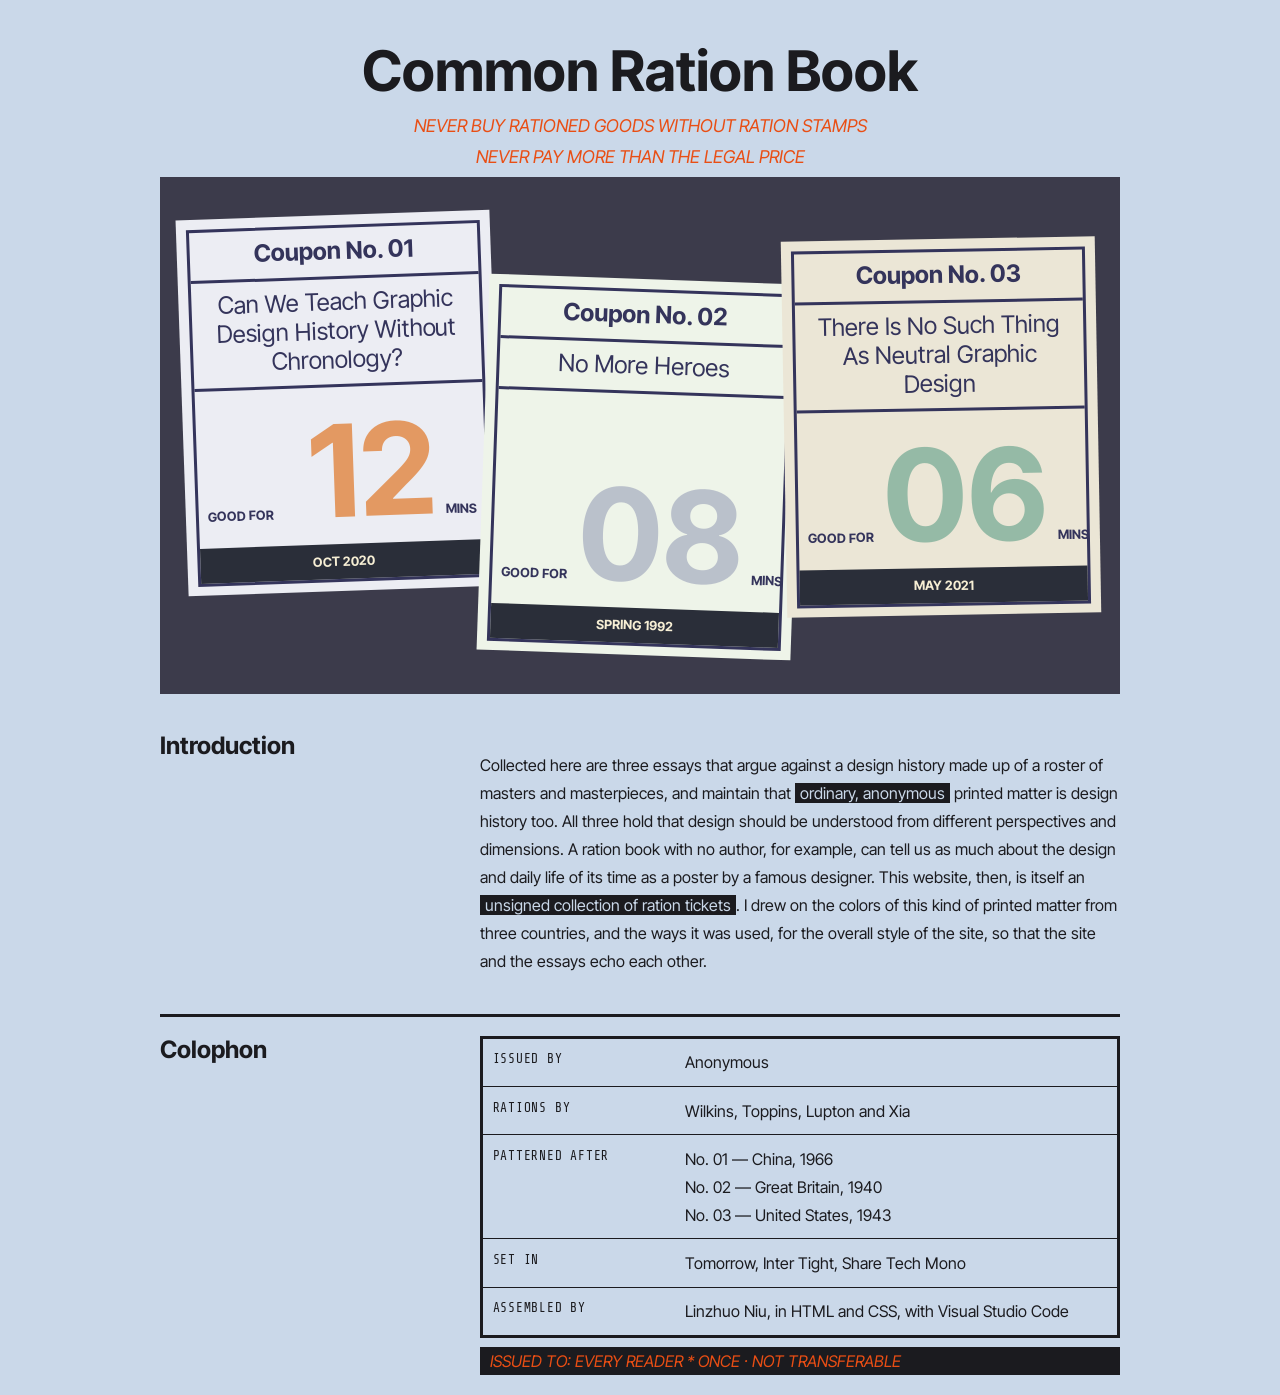
<file: index.html>
<!doctype html>
<html lang="en">
	<head>
		<meta charset="UTF-8">
		<meta name="viewport" content="width=device-width, initial-scale=1">
		<title>Common Ration Book</title>
		<style>
			@import 'styles/reset.css' layer(reset);
			@import 'styles/common.css' layer(common);
			@import 'styles/homepage.css' layer(page);
		</style>
	</head>

	<body>
		<header>
			<h1>Common Ration Book</h1>
					<!-- warnings of the notices printed on real ration books -->
				<p class="subtitle">NEVER BUY RATIONED GOODS WITHOUT RATION STAMPS</p>
				<p class="subtitle">NEVER PAY MORE THAN THE LEGAL PRICE</p>

			<nav>
				<!-- three coupons links to the article -->
				<ol class="cards">
					<li class="card card-1">
						<!-- coupon number / article title / original publication date / reading time -->
					<a href="without-chronology/">
						<span class="coupon-no">Coupon No. 01</span>
						<span class="coupon-title">Can We Teach Graphic Design History Without Chronology?</span>
						<span class="coupon-min">
							<span class="coupon-label">Good for</span>
							<strong>12</strong> mins
						</span>
						<span class="coupon-time">Oct 2020</span>
					</a>
					</li>
					<li class="card card-2">
						<a href="no-more-heroes/">
							<span class="coupon-no">Coupon No. 02</span>
							<span class="coupon-title">No More Heroes</span>
							<span class="coupon-min">
								<span class="coupon-label">Good for</span>
								<strong>08</strong> mins
							</span>
							<span class="coupon-time">Spring 1992</span>
						</a>
					</li>
					<li class="card card-3">
						<a href="neutral-design/">
							<span class="coupon-no">Coupon No. 03</span>
							<span class="coupon-title">There Is No Such Thing As Neutral Graphic Design</span>
							<span class="coupon-min">
								<span class="coupon-label">Good for</span>
								<strong>06</strong> mins
							</span>
							<span class="coupon-time">May 2021</span>
						</a>
					</li>
				</ol>
			</nav>
		</header>

		<main>
			<section class="introduction">
				<h2>Introduction</h2>
				<p>Collected here are three essays that argue against a design history made up of a roster of masters and masterpieces, and maintain that <em>ordinary, anonymous</em> printed matter is design history too. All three hold that design should be understood from different perspectives and dimensions. A ration book with no author, for example, can tell us as much about the design and daily life of its time as a poster by a famous designer. This website, then, is itself an <em>unsigned collection of ration tickets</em>. I drew on the colors of this kind of printed matter from three countries, and the ways it was used, for the overall style of the site, so that the site and the essays echo each other.</p>
			</section>
		</main>

		<footer class="colophon">
			<h2>Colophon</h2>
			<dl>
				<div>
					<dt>Issued by</dt>
					<dd><span class="printer">Anonymous</span></dd>
				</div>
				<div>
					<dt>Rations by</dt>
					<dd>Wilkins, Toppins, Lupton and Xia</dd>
				</div>
				<div>
					<dt>Patterned after</dt>
					<dd>No. 01 — China, 1966</dd>
					<dd>No. 02 — Great Britain, 1940</dd>
					<dd>No. 03 — United States, 1943</dd>
				</div>
				<div>
					<dt>Set in</dt>
					<dd><cite>Tomorrow</cite>, <cite>Inter Tight</cite>, <cite>Share Tech Mono</cite></dd>
				</div>
				<div>
					<dt>Assembled by</dt>
					<dd>Linzhuo Niu, in HTML and CSS, with Visual Studio Code</dd>
				</div>
			</dl>
			<p class="colophon-note">ISSUED TO: EVERY READER * ONCE · NOT TRANSFERABLE</p>
		</footer>
	</body>
</html>
</file>
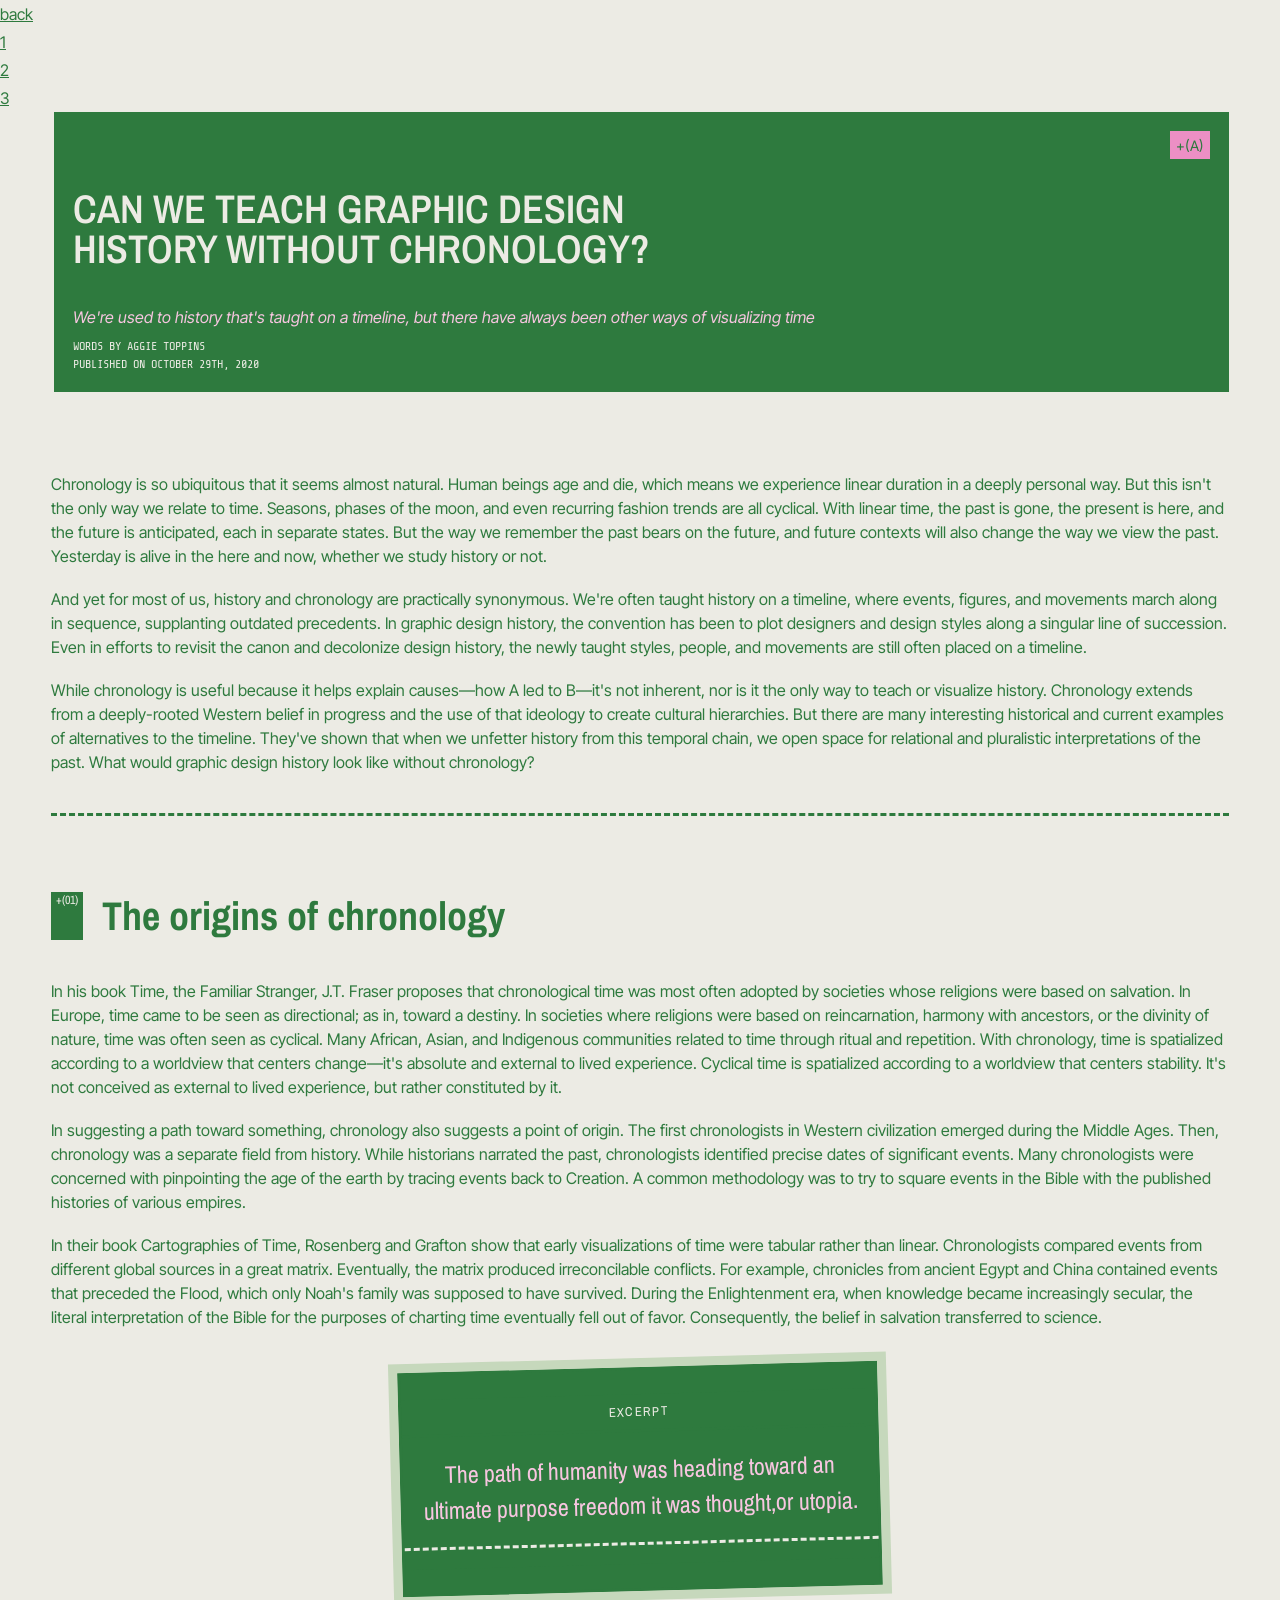
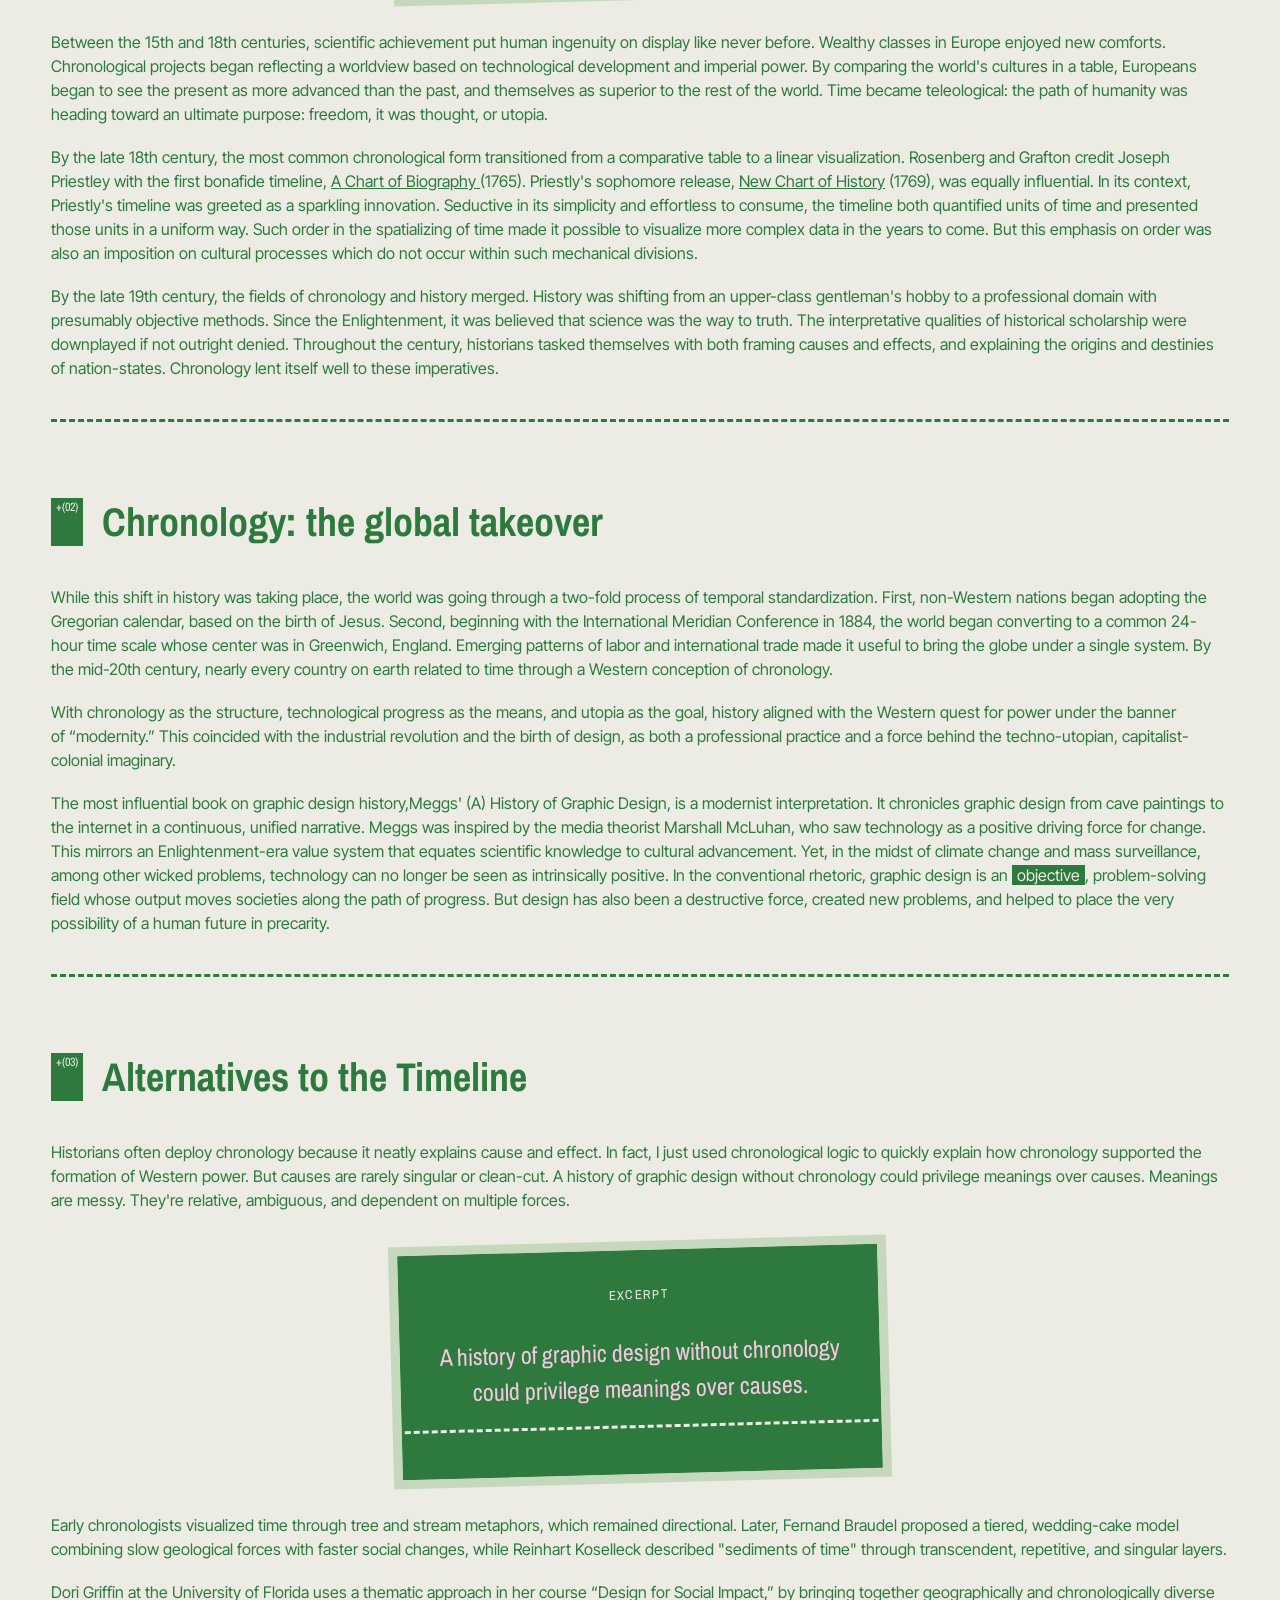
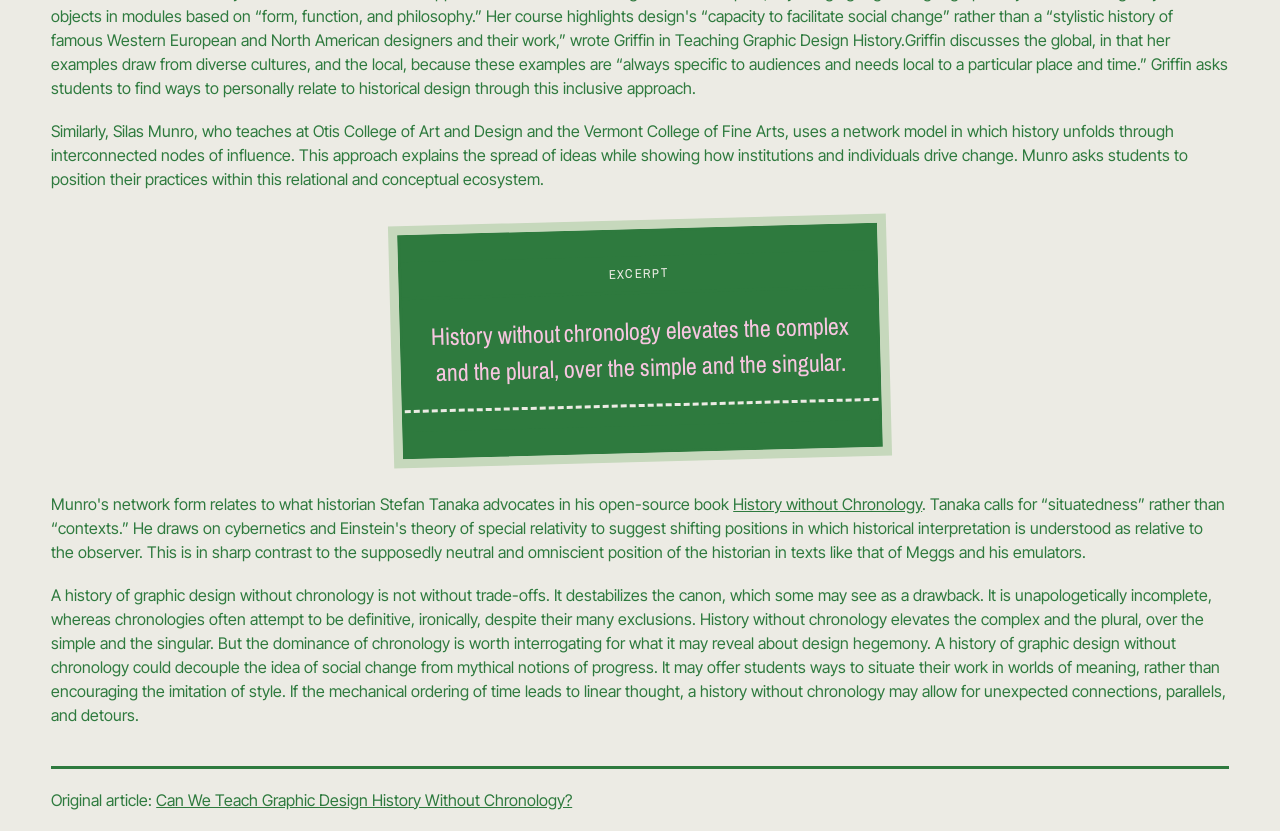
<file: direction-3/index.html>
<!doctype html>
<html lang="en">

<head>
	<meta charset="UTF-8">
	<meta name="viewport" content="width=device-width, initial-scale=1.0">
	<title>Can We Teach Graphic Design History Without Chronology?</title>
	<style>
		@import '../styles/reset.css' layer(reset);
		@import '../styles/common.css' layer(common);
		@import 'style.css' layer(page);
	</style>
</head>

<body>
	<nav>
		<ul>
			<li>
				<a href="../index.html">back</a>
			</li>
			<li>
				<a href="../direction-1/index.html">1</a>
			</li>
			<li>
				<a href="../direction-2/index.html">2</a>
			</li>
			<li>
				<a href="../direction-3/index.html">3</a>
			</li>
		</ul>
	</nav>
	<!-- body of the article  -->
	<main>
		<article>

			<header class="article-header">
				<span class="tag">+(A)</span>
				<hgroup>
					<h1 class="article-title">
						Can We Teach Graphic Design History Without Chronology?
					</h1>

					<p class="subtitle">
						We're used to history that's taught on a timeline,
						but there have always been other ways of visualizing time
					</p>

					<p class="byline">Words by Aggie Toppins</p>
					<p class="byline">Published on <time datetime="2020-10-29">October 29th, 2020</time></p>
				</hgroup>
			</header>

			<section>
				<p>Chronology is so ubiquitous that it seems almost natural. Human beings age and die, which means we experience linear duration in a deeply personal way. But this isn't the only way we relate to time. Seasons, phases of the moon, and even recurring fashion trends are all cyclical. With linear time, the past is gone, the present is here, and the future is anticipated, each in separate states. But the way we remember the past bears on the future, and future contexts will also change the way we view the past. Yesterday is alive in the here and now, whether we study history or not.</p>

				<p>And yet for most of us, history and chronology are practically synonymous. We're often taught history on a timeline, where events, figures, and movements march along in sequence, supplanting outdated precedents. In graphic design history, the convention has been to plot designers and design styles along a singular line of succession. Even in efforts to revisit the canon and decolonize design history, the newly taught styles, people, and movements are still often placed on a timeline.</p>

				<p>While chronology is useful because it helps explain causes—how A led to B—it's not inherent, nor is it the only way to teach or visualize history. Chronology extends from a deeply-rooted Western belief in progress and the use of that ideology to create cultural hierarchies. But there are many interesting historical and current examples of alternatives to the timeline. They've shown that when we unfetter history from this temporal chain, we open space for relational and pluralistic interpretations of the past. What would graphic design history look like without chronology?</p>
			</section>

			<section>
				<h2>
					<span class="section-number">+(01)</span>
					<span class="section-title">The origins of chronology</span>
				</h2>

				<p>In his book <cite>Time, the Familiar Stranger</cite>, J.T. Fraser proposes that chronological time was most often adopted by societies whose religions were based on salvation. In Europe, time came to be seen as directional; as in, toward a destiny. In societies where religions were based on reincarnation, harmony with ancestors, or the divinity of nature, time was often seen as cyclical. Many African, Asian, and Indigenous communities related to time through ritual and repetition. With chronology, time is spatialized according to a worldview that centers change—it's absolute and external to lived experience. Cyclical time is spatialized according to a worldview that centers stability. It's not conceived as external to lived experience, but rather constituted by it. </p>

				<p>In suggesting a path toward something, chronology also suggests a point of origin. The first chronologists in Western civilization emerged during the Middle Ages. Then, chronology was a separate field from history. While historians narrated the past, chronologists identified precise dates of significant events. Many chronologists were concerned with pinpointing the age of the earth by tracing events back to Creation. A common methodology was to try to square events in the Bible with the published histories of various empires. </p>

				<p>In their book <cite>Cartographies of Time</cite>, Rosenberg and Grafton show that early visualizations of time were tabular rather than linear. Chronologists compared events from different global sources in a great matrix. Eventually, the matrix produced irreconcilable conflicts. For example, chronicles from ancient Egypt and China contained events that preceded the Flood, which only Noah's family was supposed to have survived. During the Enlightenment era, when knowledge became increasingly secular, the literal interpretation of the Bible for the purposes of charting time eventually fell out of favor. Consequently, the belief in salvation transferred to science. </p>

				<!-- This is a quote. -->
				<blockquote class="pull-quote">
					<p>The path of humanity was heading toward an ultimate purpose freedom it was thought,or utopia.</p>
				</blockquote>

				<p>Between the 15th and 18th centuries, scientific achievement put human ingenuity on display like never before. Wealthy classes in Europe enjoyed new comforts. Chronological projects began reflecting a worldview based on technological development and imperial power. By comparing the world's cultures in a table, Europeans began to see the present as more advanced than the past, and themselves as superior to the rest of the world. Time became teleological: the path of humanity was heading toward an ultimate purpose: freedom, it was thought, or utopia. </p>

				<p>By the late 18th century, the most common chronological form transitioned from a comparative table to a linear visualization. Rosenberg and Grafton credit Joseph Priestley with the first bonafide timeline, <a href="https://en.wikipedia.org/wiki/A_Chart_of_Biography#/media/File:PriestleyChart.gif"><cite>A Chart of Biography</cite> </a> (1765). Priestly's sophomore release, <a href="https://en.wikipedia.org/wiki/A_New_Chart_of_History#/media/File:A_New_Chart_of_History_color.jpg"><cite>New Chart of History</cite></a> (1769), was equally influential. In its context, Priestly's timeline was greeted as a sparkling innovation. Seductive in its simplicity and effortless to consume, the timeline both quantified units of time and presented those units in a uniform way. Such order in the spatializing of time made it possible to visualize more complex data in the years to come. But this emphasis on order was also an imposition on cultural processes which do not occur within such mechanical divisions.</p>

				<p>By the late 19th century, the fields of chronology and history merged. History was shifting from an upper-class gentleman's hobby to a professional domain with presumably objective methods. Since the Enlightenment, it was believed that science was the way to truth. The interpretative qualities of historical scholarship were downplayed if not outright denied. Throughout the century, historians tasked themselves with both framing causes and effects, and explaining the origins and destinies of nation-states. Chronology lent itself well to these imperatives. </p>
			</section>

			<section>
				<h2>
					<span class="section-number">+(02)</span>
					<span class="section-title">Chronology: the global takeover</span>
				</h2>

				<p>While this shift in history was taking place, the world was going through a two-fold process of temporal standardization. First, non-Western nations began adopting the Gregorian calendar, based on the birth of Jesus. Second, beginning with the International Meridian Conference in 1884, the world began converting to a common 24-hour time scale whose center was in Greenwich, England. Emerging patterns of labor and international trade made it useful to bring the globe under a single system. By the mid-20th century, nearly every country on earth related to time through a Western conception of chronology. </p>

				<p>With chronology as the structure, technological progress as the means, and utopia as the goal, history aligned with the Western quest for power under the banner of “modernity.” This coincided with the industrial revolution and the birth of design, as both a professional practice and a force behind the techno-utopian, capitalist-colonial imaginary. </p>

				<p>The most influential book on graphic design history,<cite>Meggs' (A) History of Graphic Design</cite>, is a modernist interpretation. It chronicles graphic design from cave paintings to the internet in a continuous, unified narrative. Meggs was inspired by the media theorist Marshall McLuhan, who saw technology as a positive driving force for change. This mirrors an Enlightenment-era value system that equates scientific knowledge to cultural advancement. Yet, in the midst of climate change and mass surveillance, among other wicked problems, technology can no longer be seen as intrinsically positive. In the conventional rhetoric, graphic design is an <em>objective</em>, problem-solving field whose output moves societies along the path of progress. But design has also been a destructive force, created new problems, and helped to place the very possibility of a human future in precarity. </p>
			</section>

			<section>
				<h2>
					<span class="section-number">+(03)</span>
					<span class="section-title">Alternatives to the Timeline</span>
				</h2>

				<p>Historians often deploy chronology because it neatly explains cause and effect. In fact, I just used chronological logic to quickly explain how chronology supported the formation of Western power. But causes are rarely singular or clean-cut. A history of graphic design without chronology could privilege meanings over causes. Meanings are messy. They're relative, ambiguous, and dependent on multiple forces.</p>

				<!-- This is a quote. -->
				<blockquote class="pull-quote">
					<p>A history of graphic design without chronology could privilege meanings over causes.</p>
				</blockquote>

				<p>Early chronologists visualized time through tree and stream metaphors, which remained directional. Later, Fernand Braudel proposed a tiered, wedding-cake model combining slow geological forces with faster social changes, while Reinhart Koselleck described "sediments of time" through transcendent, repetitive, and singular layers.</p>

				<p>Dori Griffin at the University of Florida uses a thematic approach in her course “Design for Social Impact,” by bringing together geographically and chronologically diverse objects in modules based on “form, function, and philosophy.” Her course highlights design's “capacity to facilitate social change” rather than a “stylistic history of famous Western European and North American designers and their work,” wrote Griffin in <cite>Teaching Graphic Design History</cite>.Griffin discusses the global, in that her examples draw from diverse cultures, and the local, because these examples are “always specific to audiences and needs local to a particular place and time.” Griffin asks students to find ways to personally relate to historical design through this inclusive approach.</p>

				<p>Similarly, Silas Munro, who teaches at Otis College of Art and Design and the Vermont College of Fine Arts, uses a network model in which history unfolds through interconnected nodes of influence. This approach explains the spread of ideas while showing how institutions and individuals drive change. Munro asks students to position their practices within this relational and conceptual ecosystem.</p>

				<!-- This is a quote. -->
				<blockquote class="pull-quote">
					<p>History without chronology elevates the complex and the plural, over the simple and the singular.</p>
				</blockquote>

				<p>Munro's network form relates to what historian Stefan Tanaka advocates in his open-source book <a href="https://library.oapen.org/bitstream/handle/20.500.12657/37747/9781643150048.pdf?sequence=1"><cite>History without Chronology</cite></a>. Tanaka calls for “situatedness” rather than “contexts.” He draws on cybernetics and Einstein's theory of special relativity to suggest shifting positions in which historical interpretation is understood as relative to the observer. This is in sharp contrast to the supposedly neutral and omniscient position of the historian in texts like that of Meggs and his emulators. </p>

				<p>A history of graphic design without chronology is not without trade-offs. It destabilizes the canon, which some may see as a drawback. It is unapologetically incomplete, whereas chronologies often attempt to be definitive, ironically, despite their many exclusions. History without chronology elevates the complex and the plural, over the simple and the singular. But the dominance of chronology is worth interrogating for what it may reveal about design hegemony. A history of graphic design without chronology could decouple the idea of social change from mythical notions of progress. It may offer students ways to situate their work in worlds of meaning, rather than encouraging the imitation of style. If the mechanical ordering of time leads to linear thought, a history without chronology may allow for unexpected connections, parallels, and detours. </p>
			</section>

			<!-- footer of the article -->
			<footer>
				<p>Original article:
					<cite><a href="https://eyeondesign.aiga.org/can-we-teach-graphic-design-history-without-chronology/">Can We Teach Graphic Design History Without Chronology?</a></cite>
				</p>
			</footer>
		</article>
	</main>
</body>

</html>
</file>
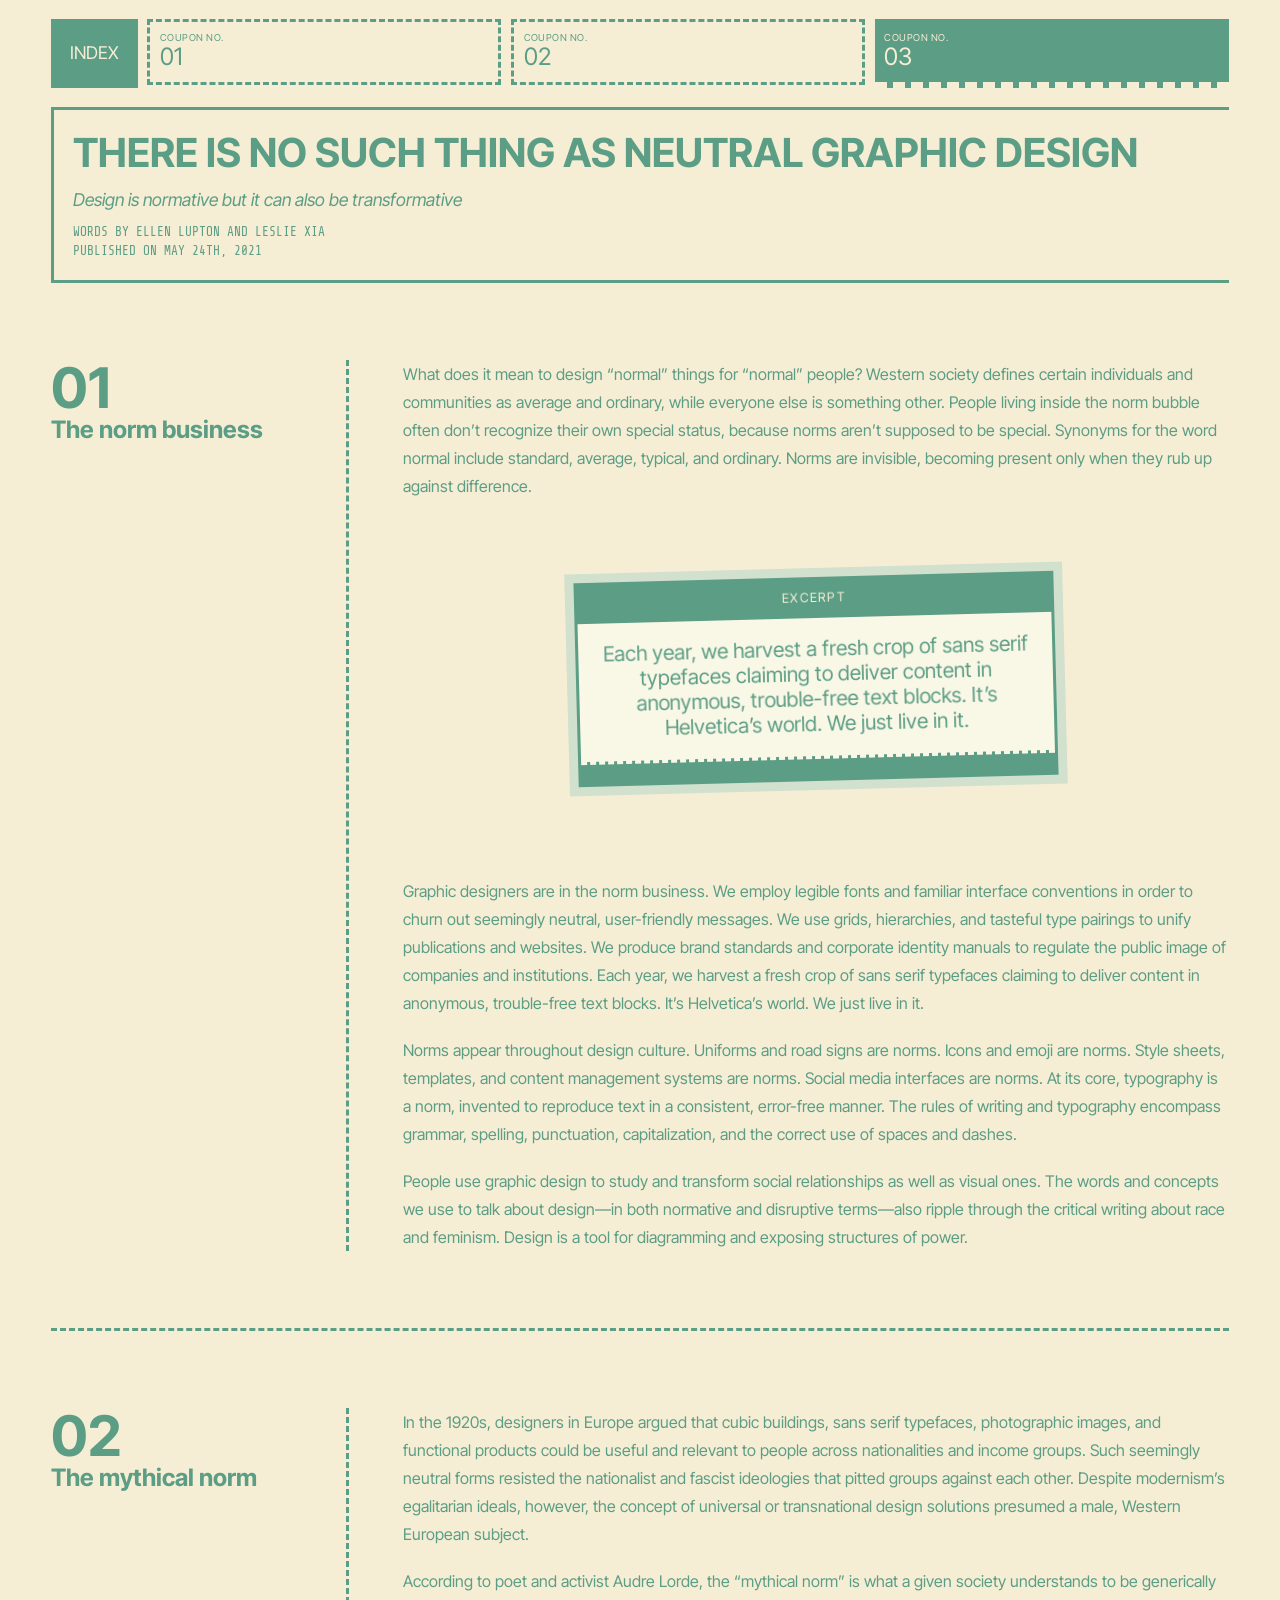
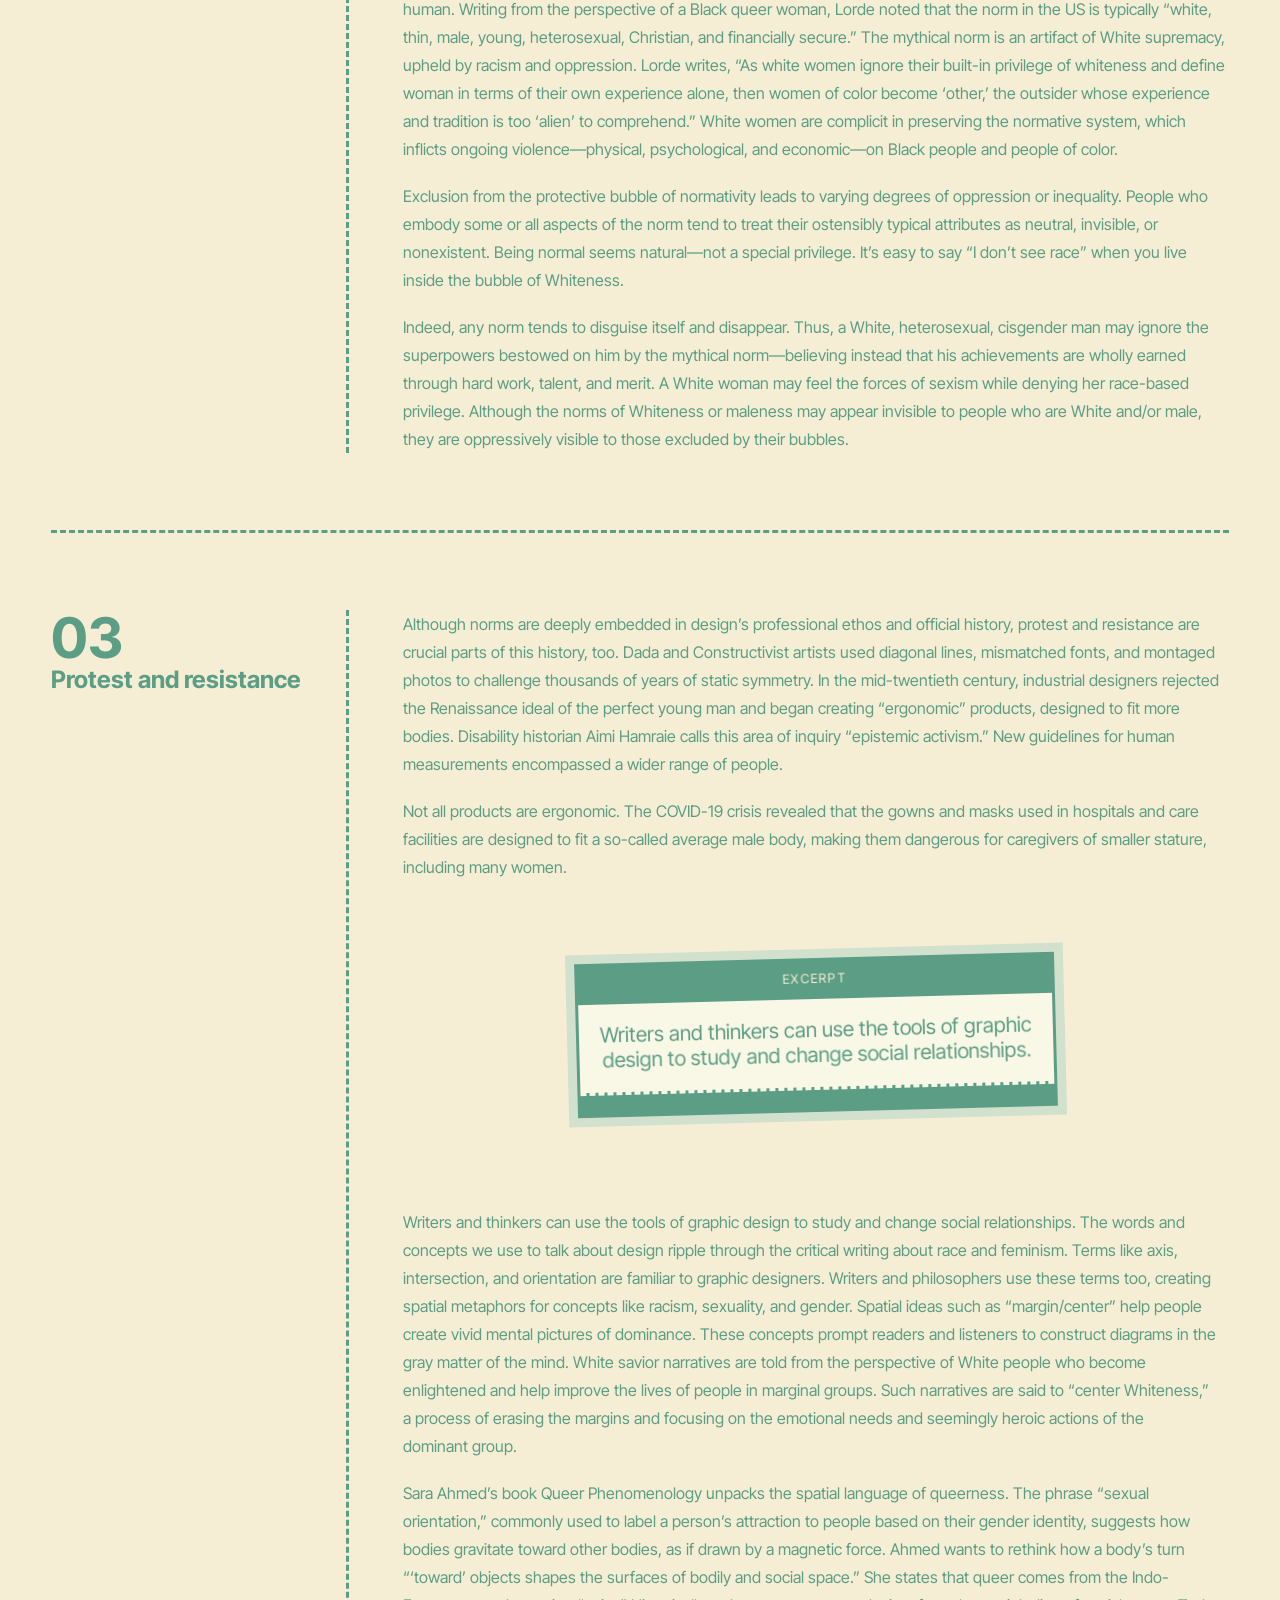
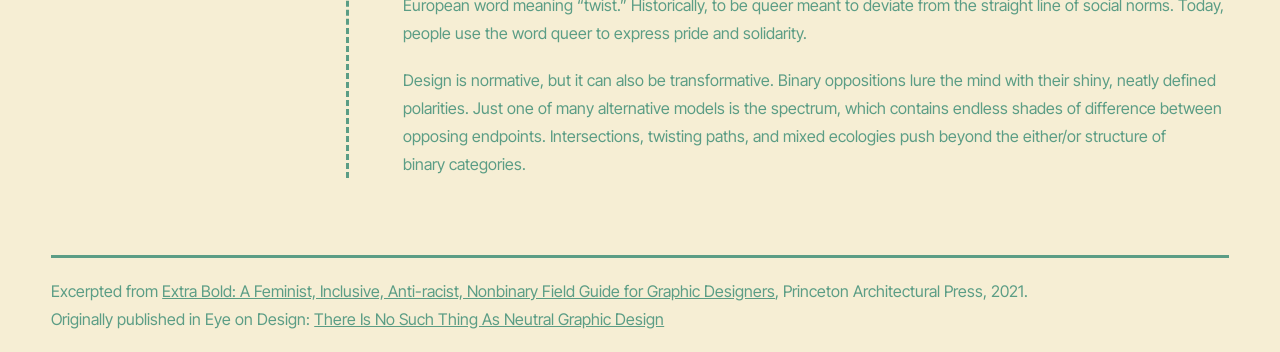
<file: neutral-design/index.html>
<!doctype html>
<html lang="en">

<head>
	<meta charset="UTF-8">
	<meta name="viewport" content="width=device-width, initial-scale=1.0">
	<title>There Is No Such Thing As Neutral Graphic Design</title>
	<style>
		@import '../styles/reset.css' layer(reset);
		@import '../styles/common.css' layer(common);
		@import 'style.css' layer(page);
	</style>
</head>

<body>
	<nav class="menu">
		<a href="../" class="home">Index</a>
		<ol>
			<li><a href="../without-chronology/"><span class="coupon-label">Coupon No.</span> 01</a></li>
			<li><a href="../no-more-heroes/"><span class="coupon-label">Coupon No.</span> 02</a></li>
			<li><a href="../neutral-design/" class="current"><span class="coupon-label">Coupon No.</span> 03</a></li>
		</ol>
	</nav>
	<!-- body of the article  -->
	<main class="article">
		<article>
			<header class="article-header">
				<hgroup>
					<h1 class="article-title">There Is No Such Thing As Neutral Graphic Design</h1>
					<p class="subtitle">Design is normative but it can also be transformative</p>
				</hgroup>

				<p class="byline">
					Words by Ellen Lupton and Leslie Xia<br>
					Published on <time datetime="2021-05-24">May 24th, 2021</time>
				</p>
			</header>

			<section>
				<h2>
					<span class="section-number">01</span>
					<span class="section-title">The norm business</span>
				</h2>
				<p>What does it mean to design “normal” things for “normal” people? Western society defines certain individuals and communities as average and ordinary, while everyone else is something other. People living inside the norm bubble often don’t recognize their own special status, because norms aren’t supposed to be special. Synonyms for the word normal include standard, average, typical, and ordinary. Norms are invisible, becoming present only when they rub up against difference.</p>

					<!-- This is a quote. -->
				<blockquote class="pull-quote">
					<p>Each year, we harvest a fresh crop of sans serif typefaces claiming to deliver content in anonymous, trouble-free text blocks. It’s Helvetica’s world. We just live in it.</p>
				</blockquote>

				<p>Graphic designers are in the norm business. We employ legible fonts and familiar interface conventions in order to churn out seemingly neutral, user-friendly messages. We use grids, hierarchies, and tasteful type pairings to unify publications and websites. We produce brand standards and corporate identity manuals to regulate the public image of companies and institutions. Each year, we harvest a fresh crop of sans serif typefaces claiming to deliver content in anonymous, trouble-free text blocks. It’s Helvetica’s world. We just live in it.</p>


				<p>Norms appear throughout design culture. Uniforms and road signs are norms. Icons and emoji are norms. Style sheets, templates, and content management systems are norms. Social media interfaces are norms. At its core, typography is a norm, invented to reproduce text in a consistent, error-free manner. The rules of writing and typography encompass grammar, spelling, punctuation, capitalization, and the correct use of spaces and dashes.</p>

				<p>People use graphic design to study and transform social relationships as well as visual ones. The words and concepts we use to talk about design—in both normative and disruptive terms—also ripple through the critical writing about race and feminism. Design is a tool for diagramming and exposing structures of power.</p>
				</section>

				<section>
					<h2>
						<span class="section-number">02</span>
						<span class="section-title">The mythical norm</span>
					</h2>
					<p>In the 1920s, designers in Europe argued that cubic buildings, sans serif typefaces, photographic images, and functional products could be useful and relevant to people across nationalities and income groups. Such seemingly neutral forms resisted the nationalist and fascist ideologies that pitted groups against each other. Despite modernism’s egalitarian ideals, however, the concept of universal or transnational design solutions presumed a male, Western European subject.</p>

					<p>According to poet and activist Audre Lorde, the “mythical norm” is what a given society understands to be generically human. Writing from the perspective of a Black queer woman, Lorde noted that the norm in the US is typically “white, thin, male, young, heterosexual, Christian, and financially secure.” The mythical norm is an artifact of White supremacy, upheld by racism and oppression. Lorde writes, “As white women ignore their built-in privilege of whiteness and define woman in terms of their own experience alone, then women of color become ‘other,’ the outsider whose experience and tradition is too ‘alien’ to comprehend.” White women are complicit in preserving the normative system, which inflicts ongoing violence—physical, psychological, and economic—on Black people and people of color.</p>

					<p>Exclusion from the protective bubble of normativity leads to varying degrees of oppression or inequality. People who embody some or all aspects of the norm tend to treat their ostensibly typical attributes as neutral, invisible, or nonexistent. Being normal seems natural—not a special privilege. It’s easy to say “I don’t see race” when you live inside the bubble of Whiteness.</p>

					<p>Indeed, any norm tends to disguise itself and disappear. Thus, a White, heterosexual, cisgender man may ignore the superpowers bestowed on him by the mythical norm—believing instead that his achievements are wholly earned through hard work, talent, and merit. A White woman may feel the forces of sexism while denying her race-based privilege. Although the norms of Whiteness or maleness may appear invisible to people who are White and/or male, they are oppressively visible to those excluded by their bubbles.</p>
				</section>

				<section>
					<h2>
						<span class="section-number">03</span>
						<span class="section-title">Protest and resistance</span>
					</h2>
					<p>Although norms are deeply embedded in design’s professional ethos and official history, protest and resistance are crucial parts of this history, too. Dada and Constructivist artists used diagonal lines, mismatched fonts, and montaged photos to challenge thousands of years of static symmetry. In the mid-twentieth century, industrial designers rejected the Renaissance ideal of the perfect young man and began creating “ergonomic” products, designed to fit more bodies. Disability historian Aimi Hamraie calls this area of inquiry “epistemic activism.” New guidelines for human measurements encompassed a wider range of people.</p>


					<p>Not all products are ergonomic. The COVID-19 crisis revealed that the gowns and masks used in hospitals and care facilities are designed to fit a so-called average male body, making them dangerous for caregivers of smaller stature, including many women.</p>

					<blockquote class="pull-quote">
						<p>Writers and thinkers can use the tools of graphic design to study and change social relationships.</p>
					</blockquote>

					<p>Writers and thinkers can use the tools of graphic design to study and change social relationships. The words and concepts we use to talk about design ripple through the critical writing about race and feminism. Terms like axis, intersection, and orientation are familiar to graphic designers. Writers and philosophers use these terms too, creating spatial metaphors for concepts like racism, sexuality, and gender. Spatial ideas such as “margin/center” help people create vivid mental pictures of dominance. These concepts prompt readers and listeners to construct diagrams in the gray matter of the mind. White savior narratives are told from the perspective of White people who become enlightened and help improve the lives of people in marginal groups. Such narratives are said to “center Whiteness,” a process of erasing the margins and focusing on the emotional needs and seemingly heroic actions of the dominant group.</p>

					<p>Sara Ahmed’s book Queer Phenomenology unpacks the spatial language of queerness. The phrase “sexual orientation,” commonly used to label a person’s attraction to people based on their gender identity, suggests how bodies gravitate toward other bodies, as if drawn by a magnetic force. Ahmed wants to rethink how a body’s turn “‘toward’ objects shapes the surfaces of bodily and social space.” She states that queer comes from the Indo-European word meaning “twist.” Historically, to be queer meant to deviate from the straight line of social norms. Today, people use the word queer to express pride and solidarity.</p>

					<p>Design is normative, but it can also be transformative. Binary oppositions lure the mind with their shiny, neatly defined polarities. Just one of many alternative models is the spectrum, which contains endless shades of difference between opposing endpoints. Intersections, twisting paths, and mixed ecologies push beyond the either/or structure of binary categories.</p>
				</section>


			<!-- footer of the article -->
		<footer>
			<p>Excerpted from <cite><a href="https://papress.com/collections/new-releases/products/extra-bold">Extra Bold: A Feminist, Inclusive, Anti-racist, Nonbinary Field Guide for Graphic Designers</a></cite>, Princeton Architectural Press, 2021.</p>

			<p>Originally published in <cite>Eye on Design</cite>: <a href="https://eyeondesign.aiga.org/there-is-no-such-thing-as-neutral-graphic-design/">There Is No Such Thing As Neutral Graphic Design</a></p>
		</footer>

		</article>
	</>
</body>

</html>
</file>
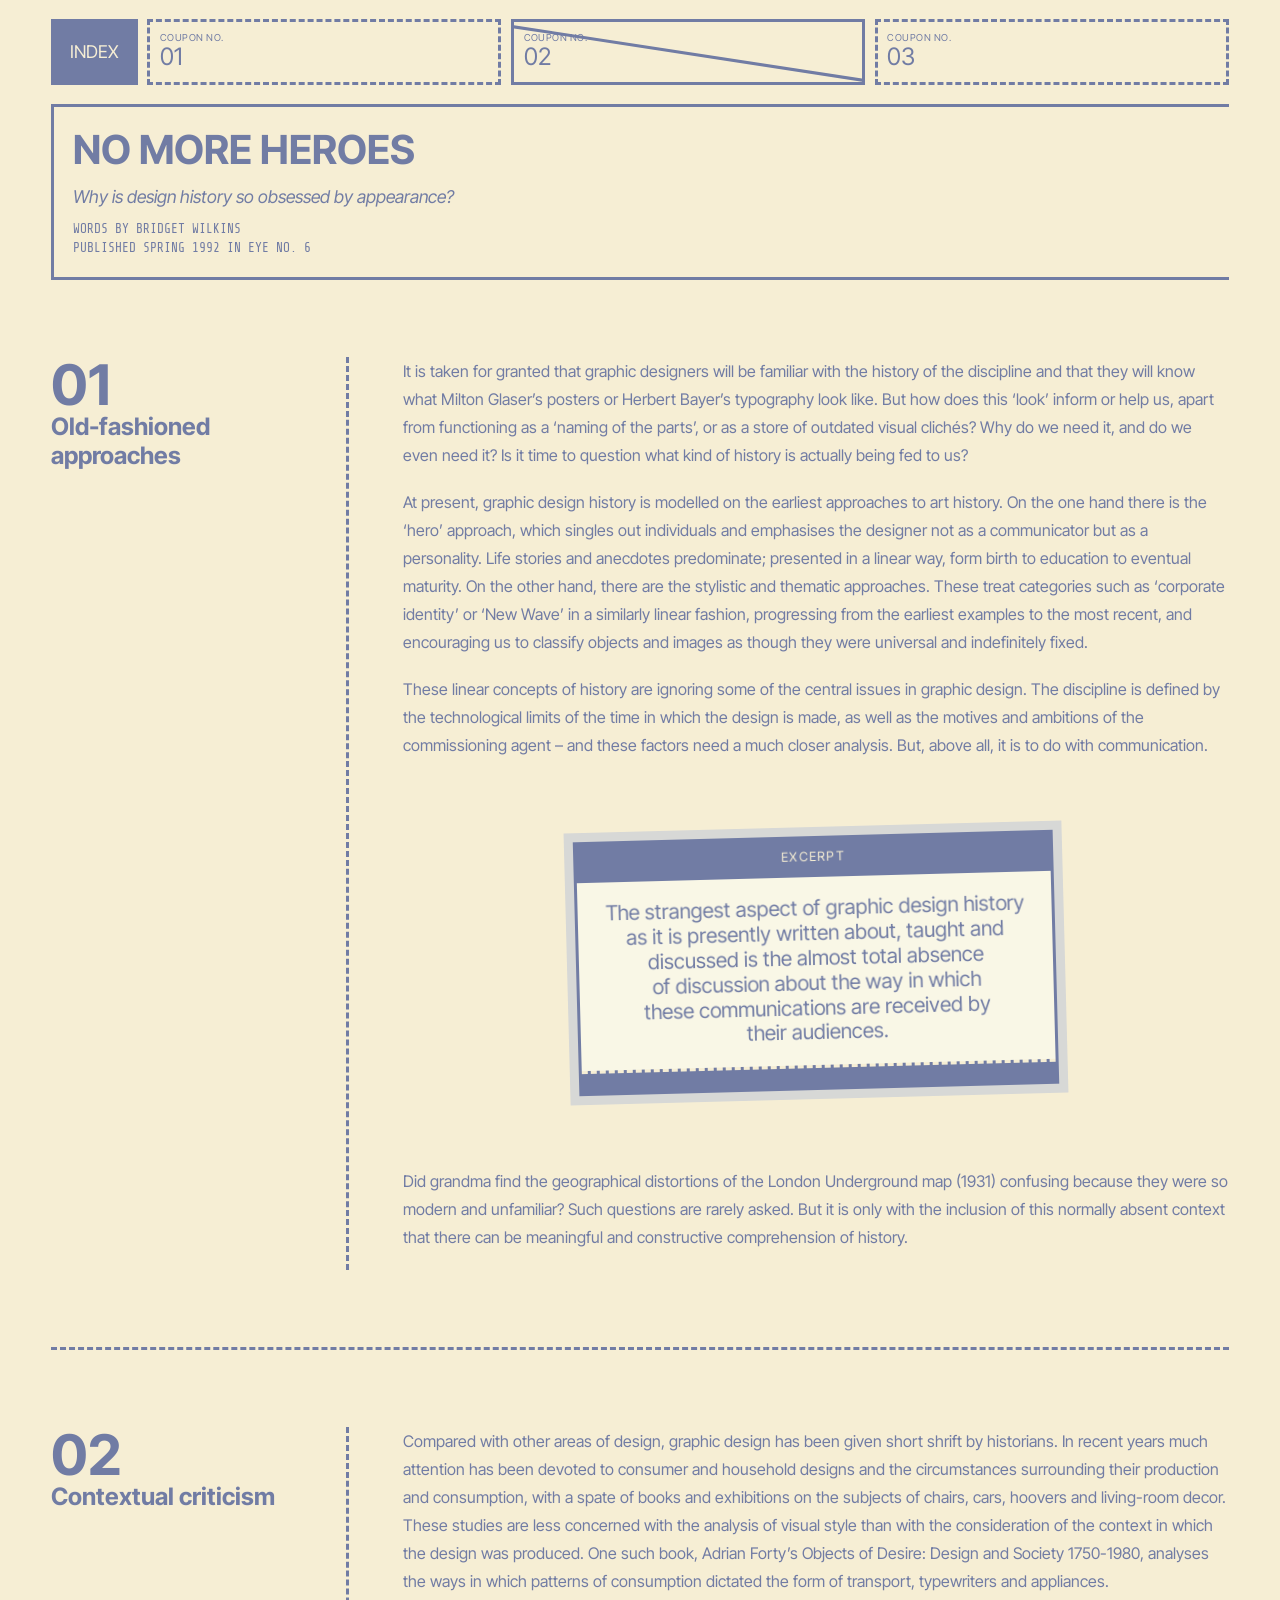
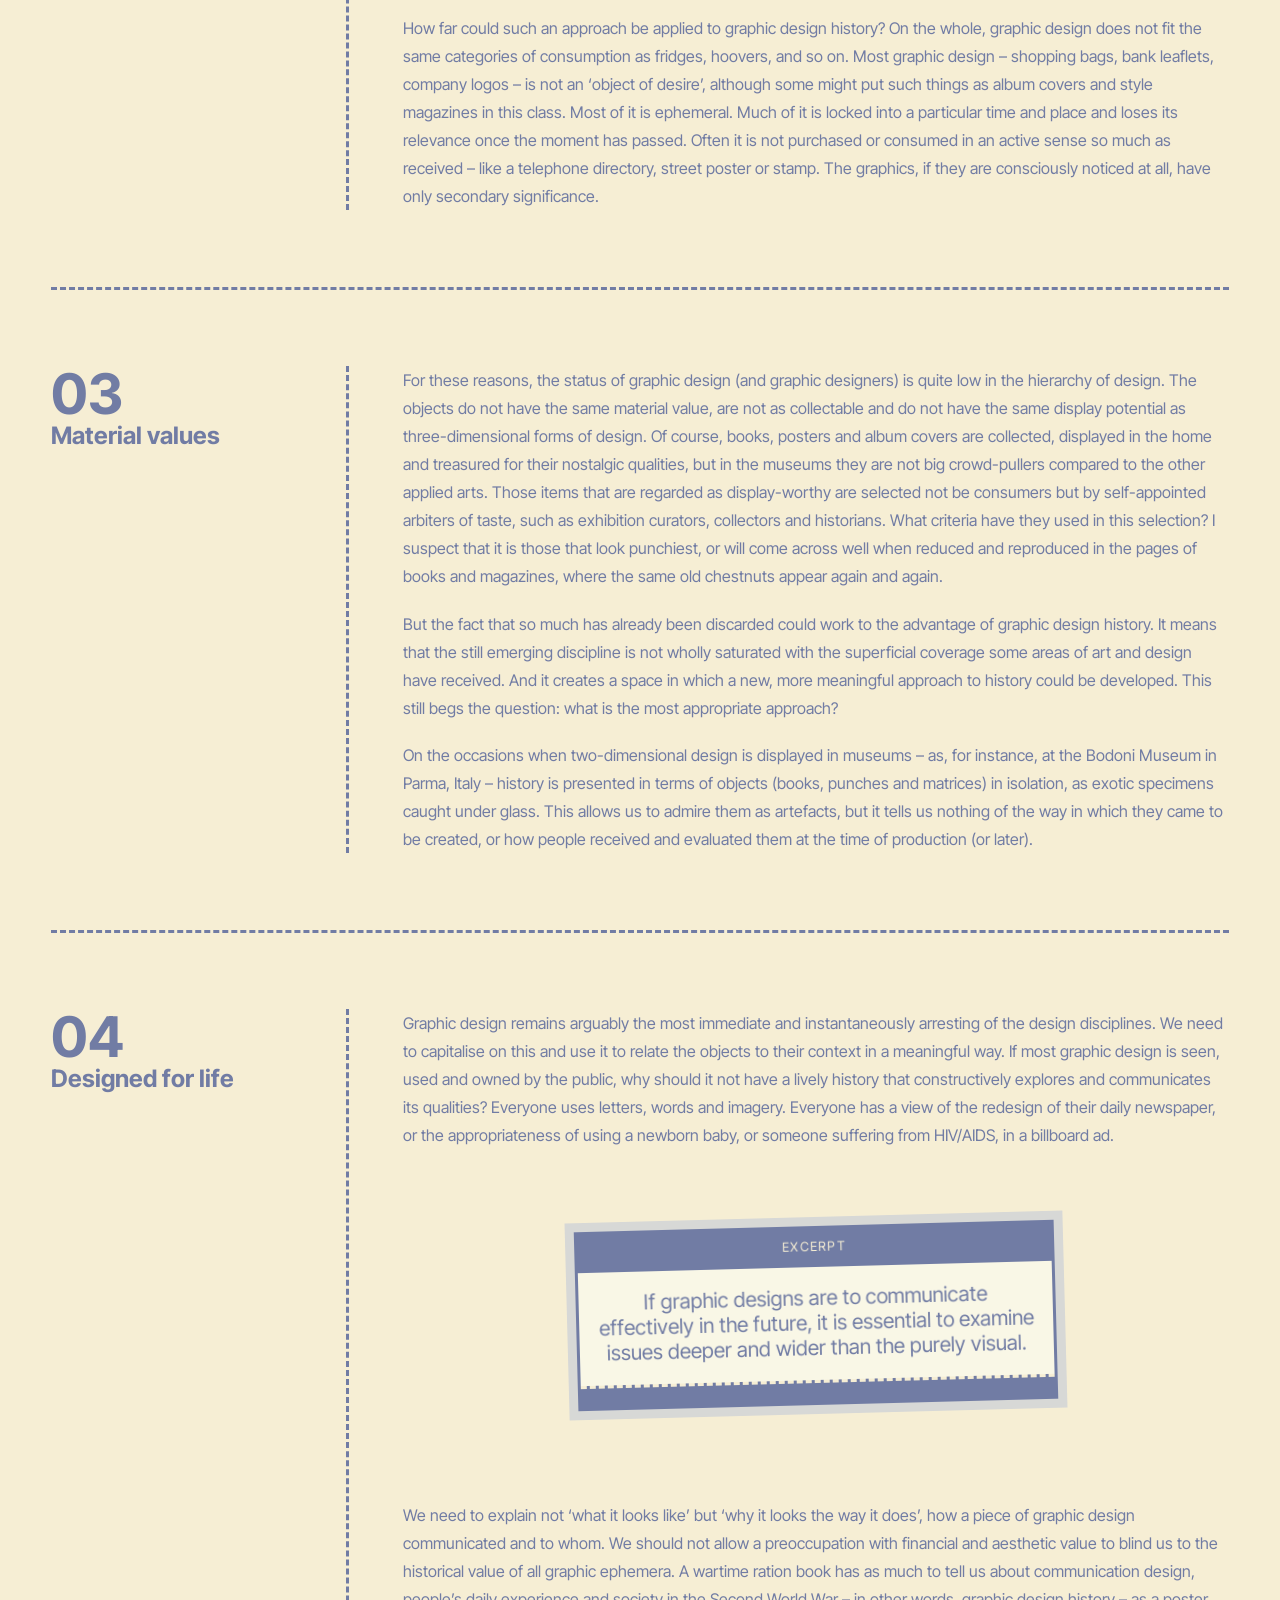
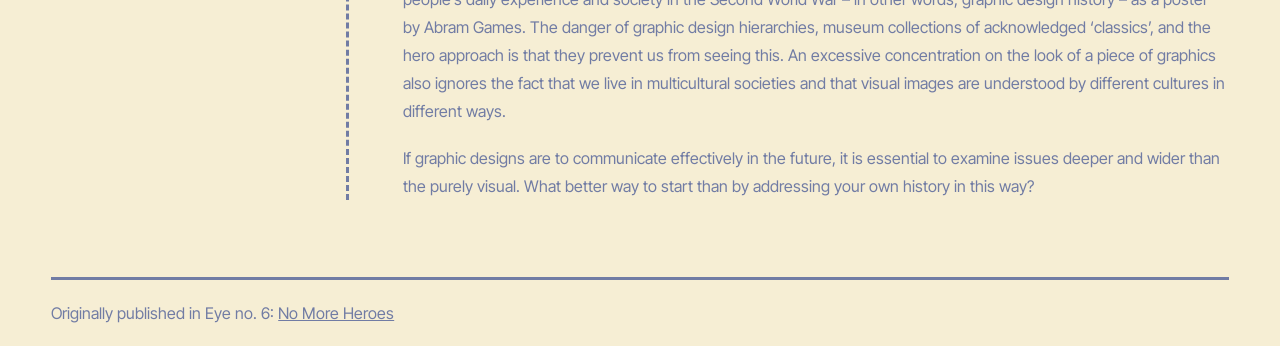
<file: no-more-heroes/index.html>
<!doctype html>
<html lang="en">

<head>
	<meta charset="UTF-8">
	<meta name="viewport" content="width=device-width, initial-scale=1.0">
	<title>No More Heroes</title>
	<style>
		@import '../styles/reset.css' layer(reset);
		@import '../styles/common.css' layer(common);
		@import 'style.css' layer(page);
	</style>
</head>

<body>
	<nav class="menu">
		<a href="../" class="home">Index</a>
		<ol>
			<li><a href="../without-chronology/"><span class="coupon-label">Coupon No.</span> 01</a></li>
			<li><a href="../no-more-heroes/" class="current"><span class="coupon-label">Coupon No.</span> 02</a></li>
			<li><a href="../neutral-design/"><span class="coupon-label">Coupon No.</span> 03</a></li>
		</ol>
	</nav>
	<!-- body of the article  -->
	<main class="article">
		<article>

			<header class="article-header">
				<hgroup>
					<h1 class="article-title">No More Heroes</h1>
					<p class="subtitle">Why is design history so obsessed by appearance?</p>
				</hgroup>

				<p class="byline">Words by Bridget Wilkins</p>
				<p class="byline">Published <time datetime="1992">Spring 1992</time> in <cite>Eye</cite> no. 6</p>
			</header>

			<section>
				<h2>
					<span class="section-number">01</span>
					<span class="section-title">Old-fashioned approaches</span>
				</h2>

				<p>It is taken for granted that graphic designers will be familiar with the history of the discipline and that they will know what Milton Glaser’s posters or Herbert Bayer’s typography look like. But how does this ‘look’ inform or help us, apart from functioning as a ‘naming of the parts’, or as a store of outdated visual clichés? Why do we need it, and do we even need it? Is it time to question what kind of history is actually being fed to us?</p>

				<p>At present, graphic design history is modelled on the earliest approaches to art history. On the one hand there is the <mark>‘hero’ approach</mark>, which singles out individuals and emphasises the designer not as a communicator but as a personality. Life stories and anecdotes predominate; presented in a linear way, form birth to education to eventual maturity. On the other hand, there are the stylistic and thematic approaches. These treat categories such as ‘corporate identity’ or ‘New Wave’ in a similarly linear fashion, progressing from the earliest examples to the most recent, and encouraging us to classify objects and images as though they were universal and indefinitely fixed.</p>

				<p>These linear concepts of history are ignoring some of the central issues in graphic design. The discipline is defined by the technological limits of the time in which the design is made, as well as the motives and ambitions of the commissioning agent – and these factors need a much closer analysis. But, above all, it is to do with communication.

				<blockquote class="pull-quote">
					<p>	The strangest aspect of graphic design history as it is presently written about, taught and discussed is the almost total absence of discussion about the way in which these communications are received by their audiences. </p>
				</blockquote>

				 Did grandma find the geographical distortions of the London Underground map (1931) confusing because they were so modern and unfamiliar? Such questions are rarely asked. But it is only with the inclusion of this normally absent context that there can be meaningful and constructive comprehension of history.</p>
			</section>

			<section>
				<h2>
					<span class="section-number">02</span>
					<span class="section-title">Contextual criticism</span>
				</h2>

				<p>Compared with other areas of design, graphic design has been given short shrift by historians. In recent years much attention has been devoted to consumer and household designs and the circumstances surrounding their production and consumption, with a spate of books and exhibitions on the subjects of chairs, cars, hoovers and living-room decor. These studies are less concerned with the analysis of visual style than with the consideration of the context in which the design was produced. One such book, Adrian Forty’s Objects of Desire: Design and Society 1750-1980, analyses the ways in which patterns of consumption dictated the form of transport, typewriters and appliances.</p>

				<p>How far could such an approach be applied to graphic design history? On the whole, graphic design does not fit the same categories of consumption as fridges, hoovers, and so on. Most graphic design – shopping bags, bank leaflets, company logos – is not an ‘object of desire’, although some might put such things as album covers and style magazines in this class. Most of it is ephemeral. Much of it is locked into a particular time and place and loses its relevance once the moment has passed. Often it is not purchased or consumed in an active sense so much as received – like a telephone directory, street poster or stamp. The graphics, if they are consciously noticed at all, have only secondary significance.</p>
			</section>

			<section>
				<h2>
					<span class="section-number">03</span>
					<span class="section-title">Material values</span>
				</h2>

				<p>For these reasons, the status of graphic design (and graphic designers) is quite low in the hierarchy of design. The objects do not have the same material value, are not as collectable and do not have the same display potential as three-dimensional forms of design. Of course, books, posters and album covers are collected, displayed in the home and treasured for their nostalgic qualities, but in the museums they are not big crowd-pullers compared to the other applied arts. Those items that are regarded as display-worthy are selected not be consumers but by self-appointed arbiters of taste, such as exhibition curators, collectors and historians. What criteria have they used in this selection? I suspect that it is those that look punchiest, or will come across well when reduced and reproduced in the pages of books and magazines, where <mark>the same old chestnuts</mark> appear again and again.</p>

				<p>But the fact that so much has already been <mark>discarded</mark> could work to the advantage of graphic design history. It means that the still emerging discipline is not wholly saturated with the superficial coverage some areas of art and design have received. And it creates a space in which a new, more meaningful approach to history could be developed. This still begs the question: what is the most appropriate approach?</p>

				<p>On the occasions when two-dimensional design is displayed in museums – as, for instance, at the Bodoni Museum in Parma, Italy – history is presented in terms of objects (books, punches and matrices) in isolation, as exotic specimens caught <mark>under glass</mark>. This allows us to admire them as artefacts, but it tells us nothing of the way in which they came to be created, or how people received and evaluated them at the time of production (or later).</p>
			</section>

			<section>
				<h2>
					<span class="section-number">04</span>
					<span class="section-title">Designed for life</span>
				</h2>

				<p>Graphic design remains arguably the most immediate and instantaneously arresting of the design disciplines. We need to capitalise on this and use it to relate the objects to their context in a meaningful way. If most graphic design is seen, used and owned by the public, why should it not have a lively history that constructively explores and communicates its qualities? Everyone uses letters, words and imagery. Everyone has a view of the redesign of their daily newspaper, or the appropriateness of using a newborn baby, or someone suffering from HIV/AIDS, in a billboard ad.</p>

				<blockquote class="pull-quote">
					<p>	If graphic designs are to communicate effectively in the future, it is essential to examine issues deeper and wider than the purely visual. </p>
				</blockquote>

				<p>We need to explain not ‘what it looks like’ but ‘why it looks the way it does’, how a piece of graphic design communicated and to whom. We should not allow a preoccupation with financial and aesthetic value to blind us to the historical value of all graphic ephemera. A <mark>wartime ration book</mark> has as much to tell us about communication design, people’s daily experience and society in the Second World War – in other words, graphic design history – as a poster by Abram Games. The danger of graphic design hierarchies, museum collections of acknowledged ‘classics’, and the hero approach is that they prevent us from seeing this. An excessive concentration on the look of a piece of graphics also ignores the fact that we live in multicultural societies and that visual images are understood by different cultures in different ways.</p>

				<p>If graphic designs are to communicate effectively in the future, it is essential to examine issues deeper and wider than the purely visual. What better way to start than by addressing <mark>your own history</mark> in this way?</p>

			</section>

			<!-- footer of the article -->
			<footer>
				<p>Originally published in <cite>Eye</cite> no. 6: <a href="https://www.eyemagazine.com/opinion/article/no-more-heroes">No More Heroes</a></p>
			</footer>
		</article>
	</main>
</body>

</html>
</file>
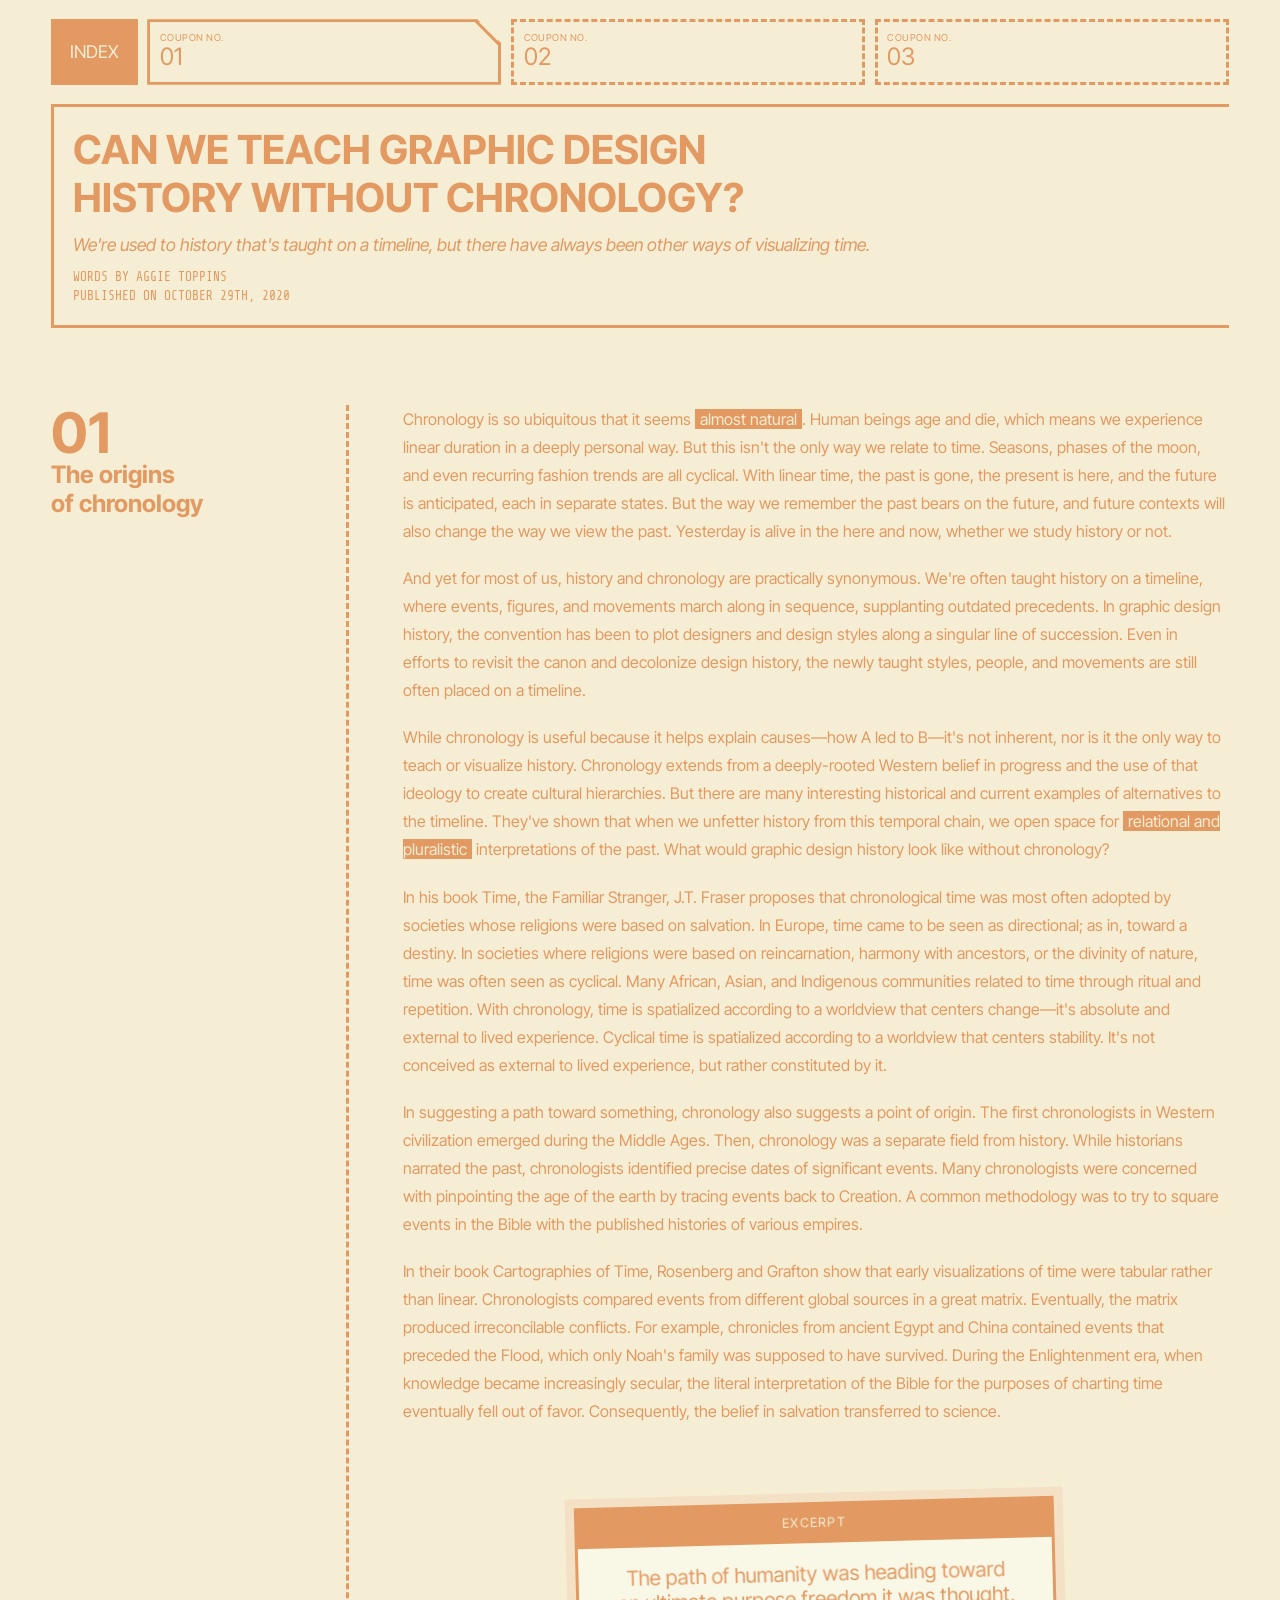
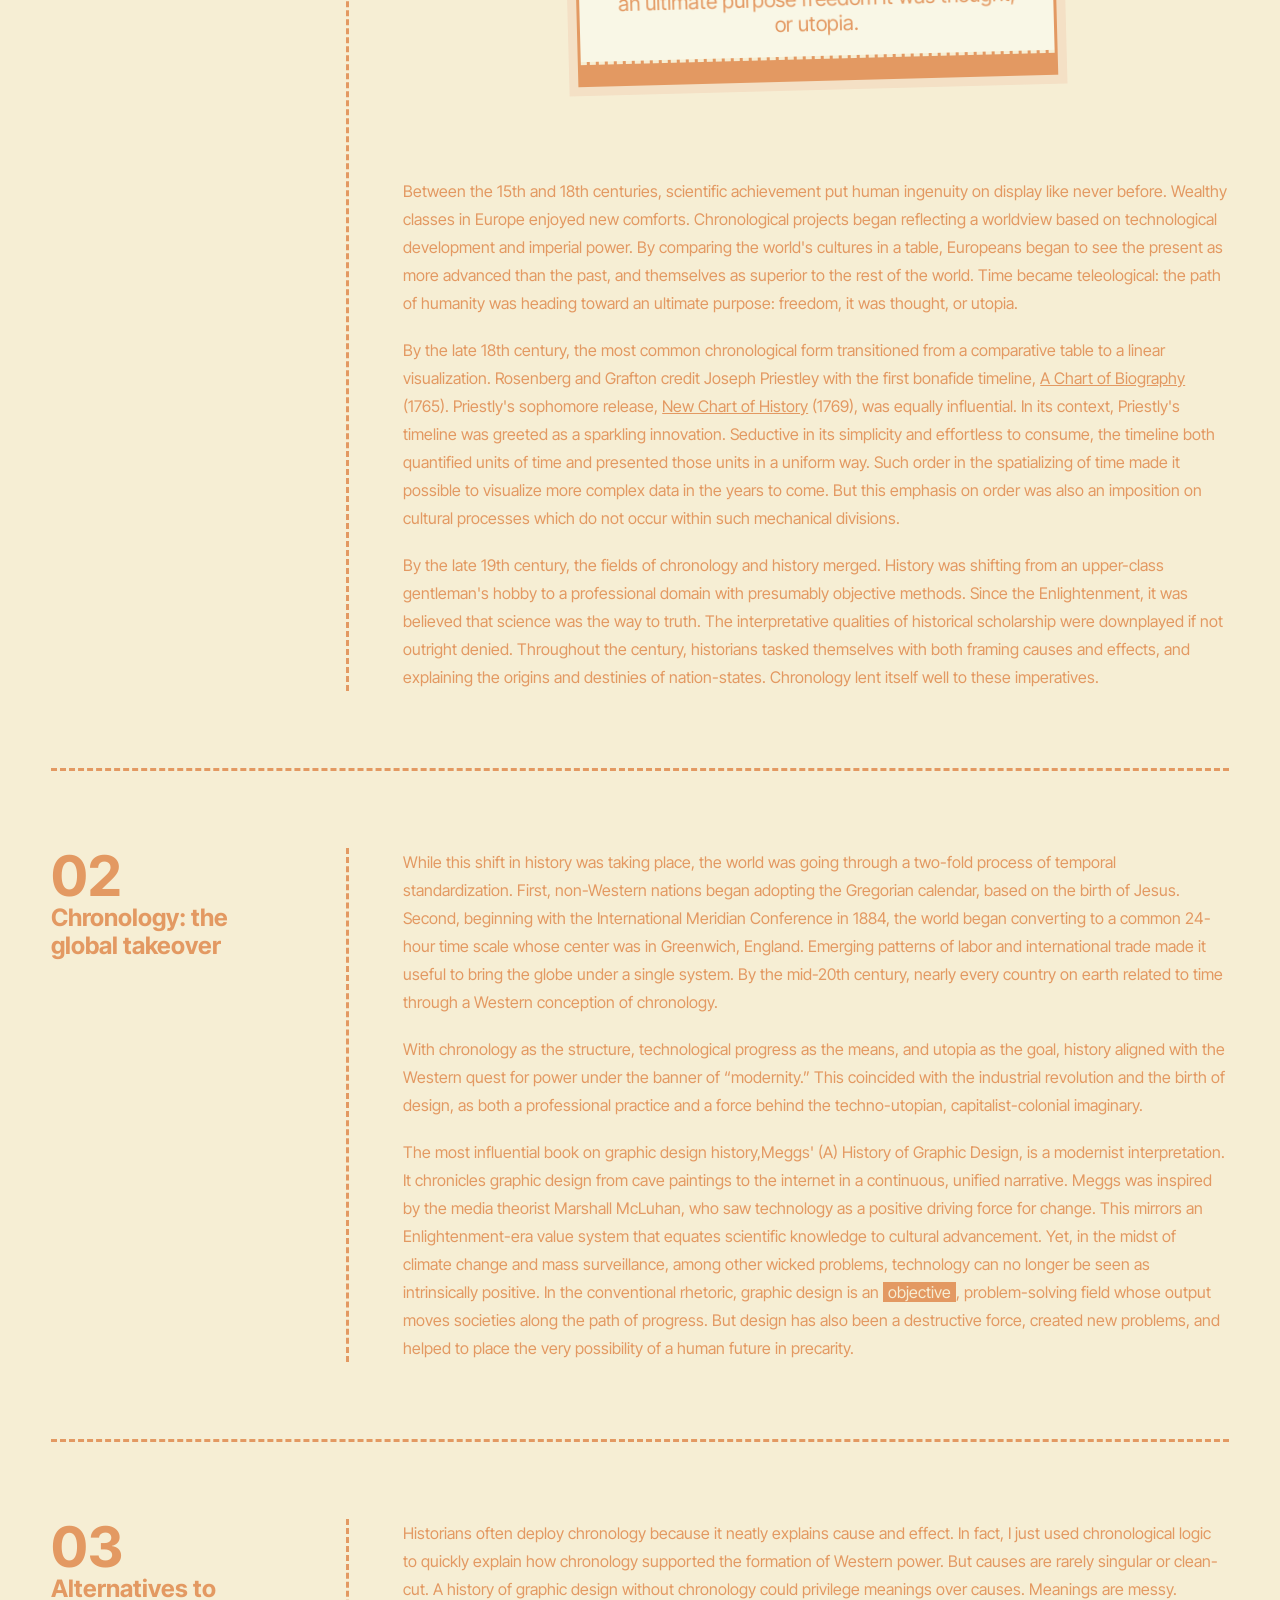
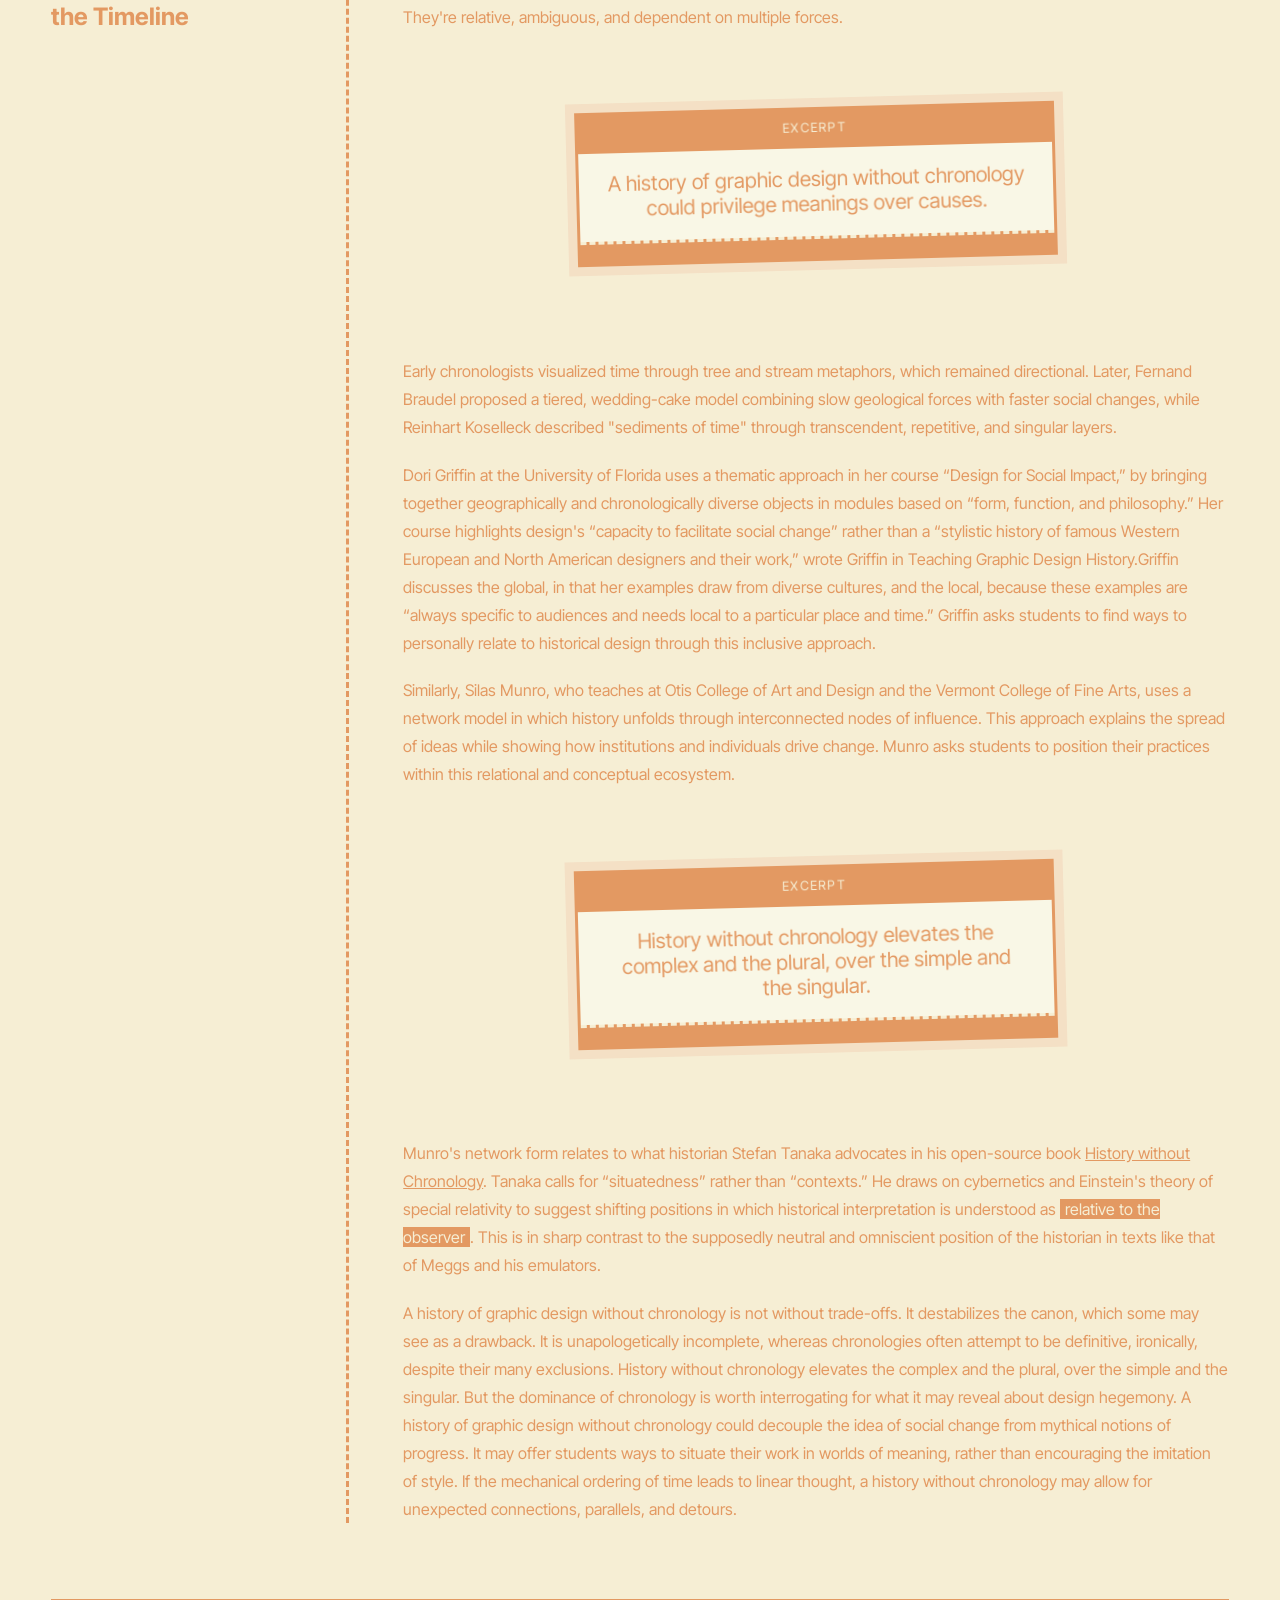
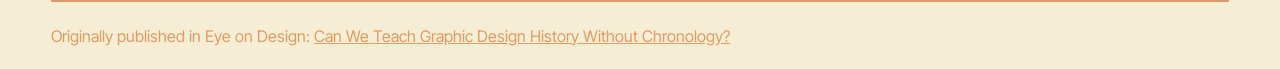
<file: without-chronology/index.html>
<!doctype html>
<html lang="en">

<head>
	<meta charset="UTF-8">
	<meta name="viewport" content="width=device-width, initial-scale=1.0">
	<title>Can We Teach Graphic Design History Without Chronology?</title>
	<style>
		@import '../styles/reset.css' layer(reset);
		@import '../styles/common.css' layer(common);
		@import 'style.css' layer(page);
	</style>
</head>

<body>
	<nav class="menu">
		<a href="../" class="home">Index</a>
		<ol>
			<li><a href="../without-chronology/" class="current"><span class="coupon-label">Coupon No.</span> 01</a></li>
			<li><a href="../no-more-heroes/"><span class="coupon-label">Coupon No.</span> 02</a></li>
			<li><a href="../neutral-design/"><span class="coupon-label">Coupon No.</span> 03</a></li>
		</ol>
	</nav>

	<!-- body of the article  -->
	<main class="article">
		<article>

			<header class="article-header">
				<hgroup>
					<h1 class="article-title">Can We Teach Graphic Design History Without Chronology?</h1>
					<p class="subtitle">We're used to history that's taught on a timeline, but there have always been other ways of visualizing time.</p>
				</hgroup>

				<p class="byline">Words by Aggie Toppins</p>
				<p class="byline">Published on <time datetime="2020-10-29">October 29th, 2020</time></p>
			</header>

			<section>
				<h2>
					<span class="section-number">01</span>
					<span class="section-title">The origins of chronology</span>
				</h2>
				<p>Chronology is so ubiquitous that it seems <em>almost natural</em>. Human beings age and die, which means we experience linear duration in a deeply personal way. But this isn't the only way we relate to time. Seasons, phases of the moon, and even recurring fashion trends are all cyclical. With linear time, the past is gone, the present is here, and the future is anticipated, each in separate states. But the way we remember the past bears on the future, and future contexts will also change the way we view the past. Yesterday is alive in the here and now, whether we study history or not.</p>

				<p>And yet for most of us, history and chronology are practically synonymous. We're often taught history on a timeline, where events, figures, and movements march along in sequence, supplanting outdated precedents. In graphic design history, the convention has been to plot designers and design styles along a singular line of succession. Even in efforts to revisit the canon and decolonize design history, the newly taught styles, people, and movements are still often placed on a timeline.</p>

				<p>While chronology is useful because it helps explain causes—how A led to B—it's not inherent, nor is it the only way to teach or visualize history. Chronology extends from a deeply-rooted Western belief in progress and the use of that ideology to create cultural hierarchies. But there are many interesting historical and current examples of alternatives to the timeline. They've shown that when we unfetter history from this temporal chain, we open space for <em>relational and pluralistic</em> interpretations of the past. What would graphic design history look like without chronology?</p>

				<p>In his book <cite>Time, the Familiar Stranger</cite>, J.T. Fraser proposes that chronological time was most often adopted by societies whose religions were based on salvation. In Europe, time came to be seen as directional; as in, toward a destiny. In societies where religions were based on reincarnation, harmony with ancestors, or the divinity of nature, time was often seen as cyclical. Many African, Asian, and Indigenous communities related to time through ritual and repetition. With chronology, time is spatialized according to a worldview that centers change—it's absolute and external to lived experience. Cyclical time is spatialized according to a worldview that centers stability. It's not conceived as external to lived experience, but rather constituted by it. </p>

				<p>In suggesting a path toward something, chronology also suggests a point of origin. The first chronologists in Western civilization emerged during the Middle Ages. Then, chronology was a separate field from history. While historians narrated the past, chronologists identified precise dates of significant events. Many chronologists were concerned with pinpointing the age of the earth by tracing events back to Creation. A common methodology was to try to square events in the Bible with the published histories of various empires. </p>

				<p>In their book <cite>Cartographies of Time</cite>, Rosenberg and Grafton show that early visualizations of time were tabular rather than linear. Chronologists compared events from different global sources in a great matrix. Eventually, the matrix produced irreconcilable conflicts. For example, chronicles from ancient Egypt and China contained events that preceded the Flood, which only Noah's family was supposed to have survived. During the Enlightenment era, when knowledge became increasingly secular, the literal interpretation of the Bible for the purposes of charting time eventually fell out of favor. Consequently, the belief in salvation transferred to science. </p>

				<blockquote class="pull-quote">
					<p>The path of humanity was heading toward an ultimate purpose freedom it was thought, or utopia.</p>
				</blockquote>

				<p>Between the 15th and 18th centuries, scientific achievement put human ingenuity on display like never before. Wealthy classes in Europe enjoyed new comforts. Chronological projects began reflecting a worldview based on technological development and imperial power. By comparing the world's cultures in a table, Europeans began to see the present as more advanced than the past, and themselves as superior to the rest of the world. Time became teleological: the path of humanity was heading toward an ultimate purpose: freedom, it was thought, or utopia. </p>

				<p>By the late 18th century, the most common chronological form transitioned from a comparative table to a linear visualization. Rosenberg and Grafton credit Joseph Priestley with the first bonafide timeline, <a href="https://en.wikipedia.org/wiki/A_Chart_of_Biography#/media/File:PriestleyChart.gif"><cite>A Chart of Biography</cite></a> (1765). Priestly's sophomore release, <a href="https://en.wikipedia.org/wiki/A_New_Chart_of_History#/media/File:A_New_Chart_of_History_color.jpg"><cite>New Chart of History</cite></a> (1769), was equally influential. In its context, Priestly's timeline was greeted as a sparkling innovation. Seductive in its simplicity and effortless to consume, the timeline both quantified units of time and presented those units in a uniform way. Such order in the spatializing of time made it possible to visualize more complex data in the years to come. But this emphasis on order was also an imposition on cultural processes which do not occur within such mechanical divisions.</p>

				<p>By the late 19th century, the fields of chronology and history merged. History was shifting from an upper-class gentleman's hobby to a professional domain with presumably objective methods. Since the Enlightenment, it was believed that science was the way to truth. The interpretative qualities of historical scholarship were downplayed if not outright denied. Throughout the century, historians tasked themselves with both framing causes and effects, and explaining the origins and destinies of nation-states. Chronology lent itself well to these imperatives. </p>
			</section>

			<section>
				<h2>
					<span class="section-number">02</span>
					<span class="section-title">Chronology: the global takeover</span>
				</h2>

				<p>While this shift in history was taking place, the world was going through a two-fold process of temporal standardization. First, non-Western nations began adopting the Gregorian calendar, based on the birth of Jesus. Second, beginning with the International Meridian Conference in 1884, the world began converting to a common 24-hour time scale whose center was in Greenwich, England. Emerging patterns of labor and international trade made it useful to bring the globe under a single system. By the mid-20th century, nearly every country on earth related to time through a Western conception of chronology. </p>

				<p>With chronology as the structure, technological progress as the means, and utopia as the goal, history aligned with the Western quest for power under the banner of “modernity.” This coincided with the industrial revolution and the birth of design, as both a professional practice and a force behind the techno-utopian, capitalist-colonial imaginary. </p>

				<p>The most influential book on graphic design history,<cite>Meggs' (A) History of Graphic Design</cite>, is a modernist interpretation. It chronicles graphic design from cave paintings to the internet in a continuous, unified narrative. Meggs was inspired by the media theorist Marshall McLuhan, who saw technology as a positive driving force for change. This mirrors an Enlightenment-era value system that equates scientific knowledge to cultural advancement. Yet, in the midst of climate change and mass surveillance, among other wicked problems, technology can no longer be seen as intrinsically positive. In the conventional rhetoric, graphic design is an <em>objective</em>, problem-solving field whose output moves societies along the path of progress. But design has also been a destructive force, created new problems, and helped to place the very possibility of a human future in precarity. </p>
			</section>

			<section>
				<h2>
					<span class="section-number">03</span>
					<span class="section-title">Alternatives to the Timeline</span>
				</h2>

				<p>Historians often deploy chronology because it neatly explains cause and effect. In fact, I just used chronological logic to quickly explain how chronology supported the formation of Western power. But causes are rarely singular or clean-cut. A history of graphic design without chronology could privilege meanings over causes. Meanings are messy. They're relative, ambiguous, and dependent on multiple forces.</p>

				<!-- This is a quote. -->
				<blockquote class="pull-quote">
					<p>A history of graphic design without chronology could privilege meanings over causes.</p>
				</blockquote>

				<p>Early chronologists visualized time through tree and stream metaphors, which remained directional. Later, Fernand Braudel proposed a tiered, wedding-cake model combining slow geological forces with faster social changes, while Reinhart Koselleck described "sediments of time" through transcendent, repetitive, and singular layers.</p>

				<p>Dori Griffin at the University of Florida uses a thematic approach in her course “Design for Social Impact,” by bringing together geographically and chronologically diverse objects in modules based on “form, function, and philosophy.” Her course highlights design's “capacity to facilitate social change” rather than a “stylistic history of famous Western European and North American designers and their work,” wrote Griffin in <cite>Teaching Graphic Design History</cite>.Griffin discusses the global, in that her examples draw from diverse cultures, and the local, because these examples are “always specific to audiences and needs local to a particular place and time.” Griffin asks students to find ways to personally relate to historical design through this inclusive approach.</p>

				<p>Similarly, Silas Munro, who teaches at Otis College of Art and Design and the Vermont College of Fine Arts, uses a network model in which history unfolds through interconnected nodes of influence. This approach explains the spread of ideas while showing how institutions and individuals drive change. Munro asks students to position their practices within this relational and conceptual ecosystem.</p>

				<!-- This is a quote. -->
				<blockquote class="pull-quote">
					<p>History without chronology elevates the complex and the plural, over the simple and the singular.</p>
				</blockquote>

				<p>Munro's network form relates to what historian Stefan Tanaka advocates in his open-source book <a href="https://library.oapen.org/bitstream/handle/20.500.12657/37747/9781643150048.pdf?sequence=1"><cite>History without Chronology</cite></a>. Tanaka calls for “situatedness” rather than “contexts.” He draws on cybernetics and Einstein's theory of special relativity to suggest shifting positions in which historical interpretation is understood as <em>relative to the observer</em>. This is in sharp contrast to the supposedly neutral and omniscient position of the historian in texts like that of Meggs and his emulators. </p>

				<p>A history of graphic design without chronology is not without trade-offs. It destabilizes the canon, which some may see as a drawback. It is unapologetically incomplete, whereas chronologies often attempt to be definitive, ironically, despite their many exclusions. History without chronology elevates the complex and the plural, over the simple and the singular. But the dominance of chronology is worth interrogating for what it may reveal about design hegemony. A history of graphic design without chronology could decouple the idea of social change from mythical notions of progress. It may offer students ways to situate their work in worlds of meaning, rather than encouraging the imitation of style. If the mechanical ordering of time leads to linear thought, a history without chronology may allow for unexpected connections, parallels, and detours. </p>
			</section>

			<!-- footer -->
			<footer>
				<p>Originally published in <cite>Eye on Design</cite>: <a href="https://eyeondesign.aiga.org/can-we-teach-graphic-design-history-without-chronology/">Can We Teach Graphic Design History Without Chronology?</a></p>
			</footer>
		</article>
	</main>
</body>

</html>
</file>
